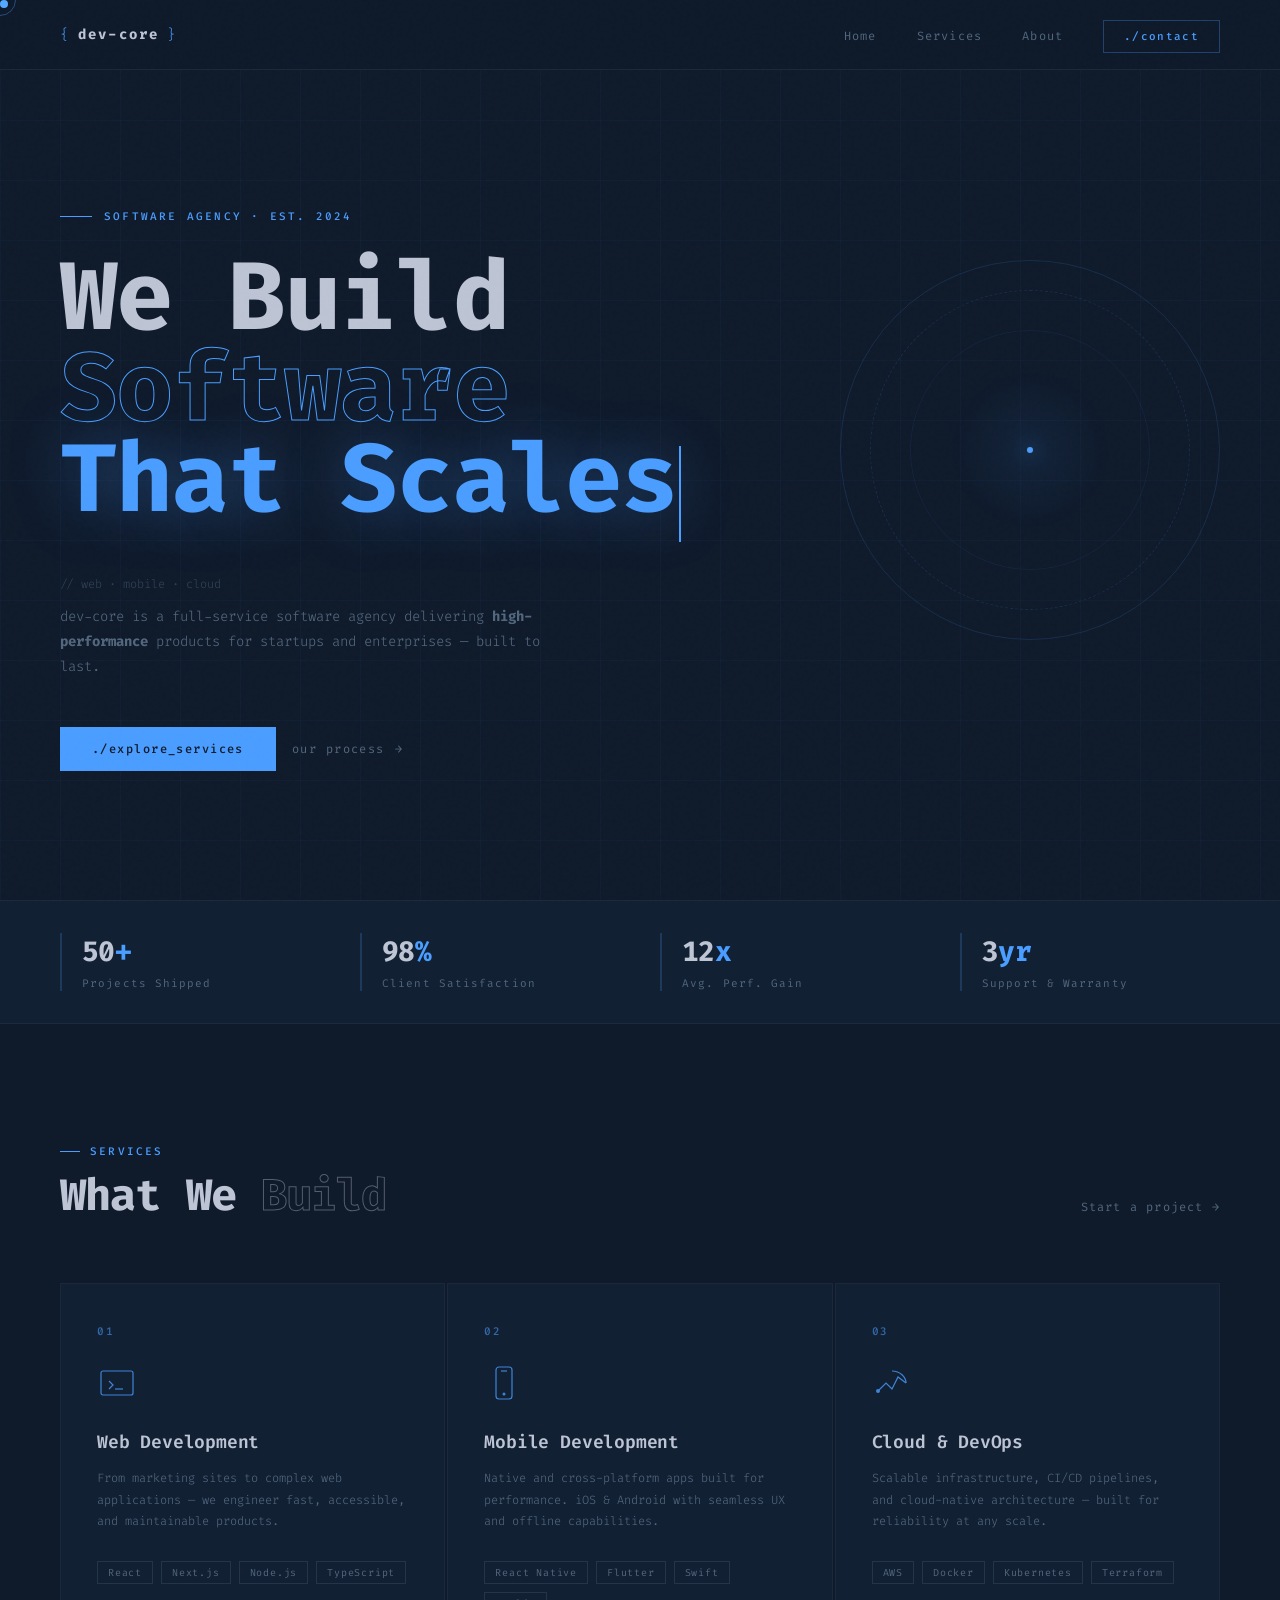
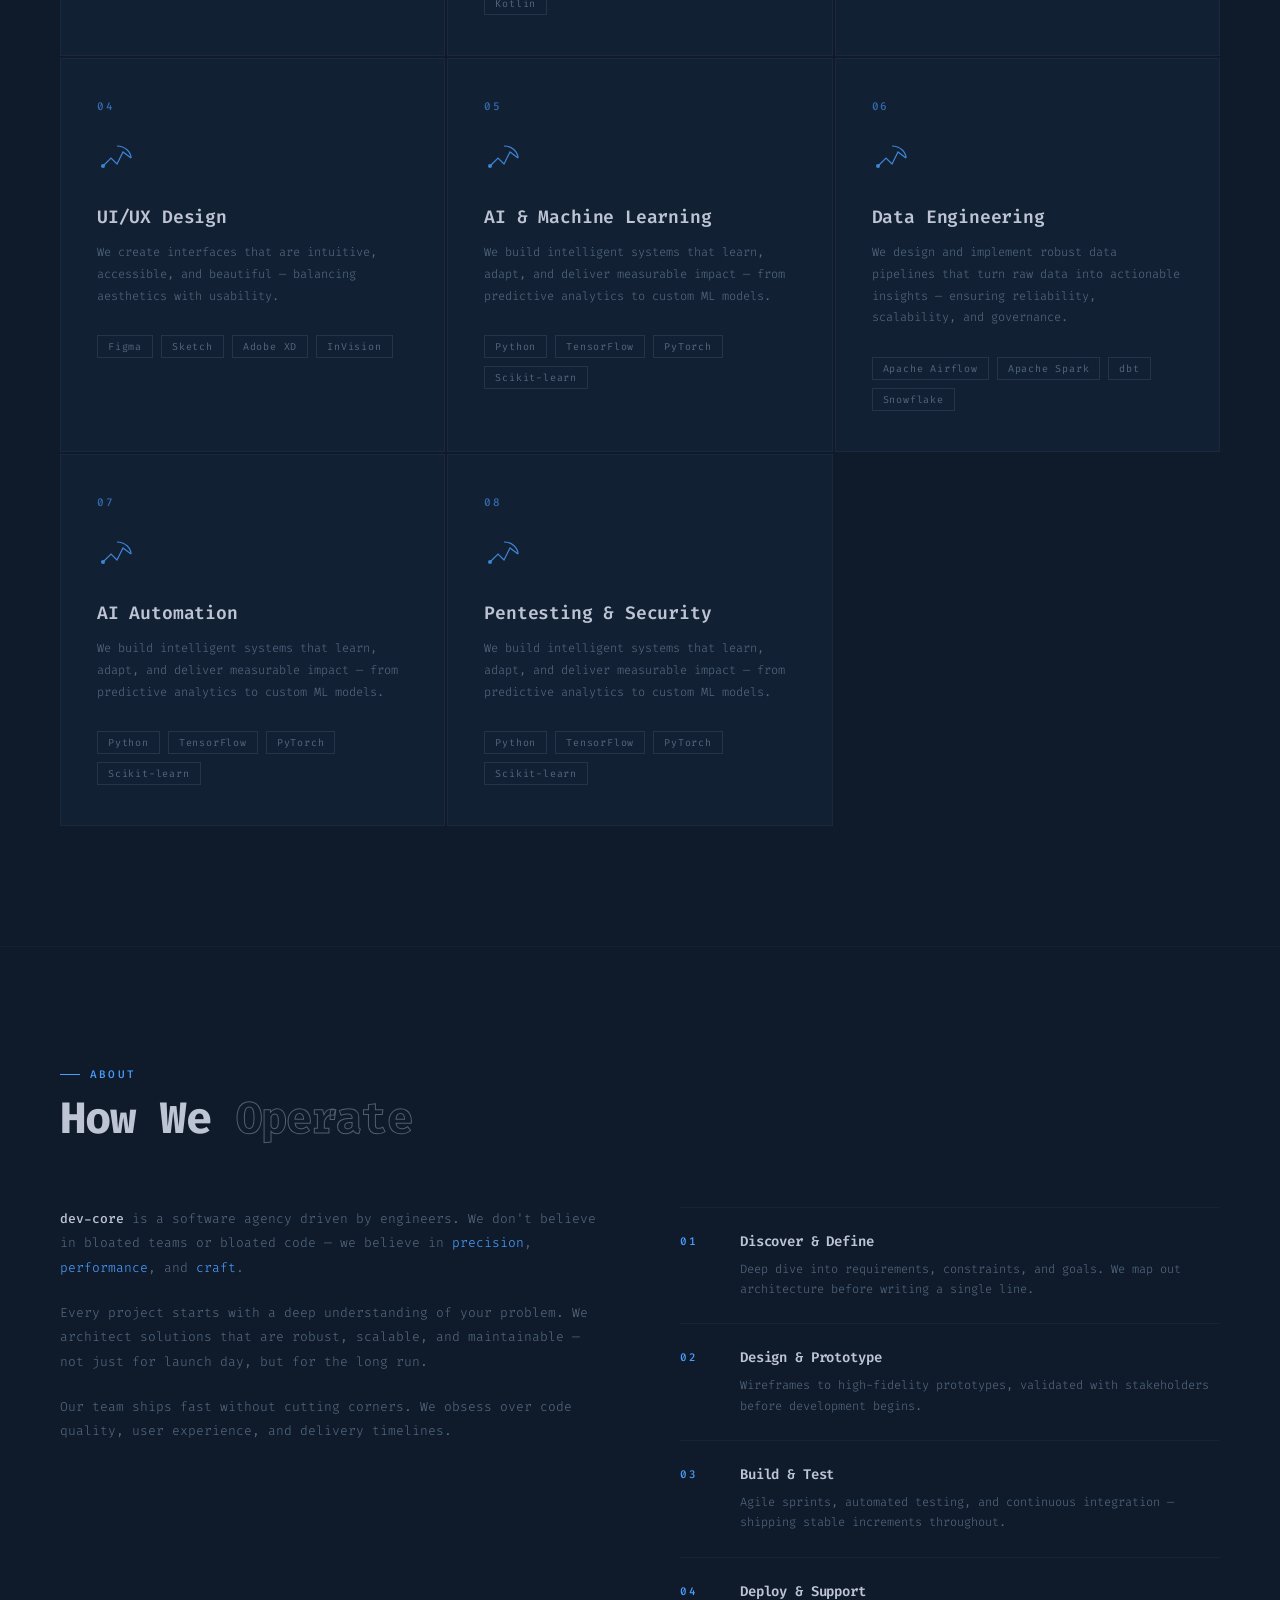
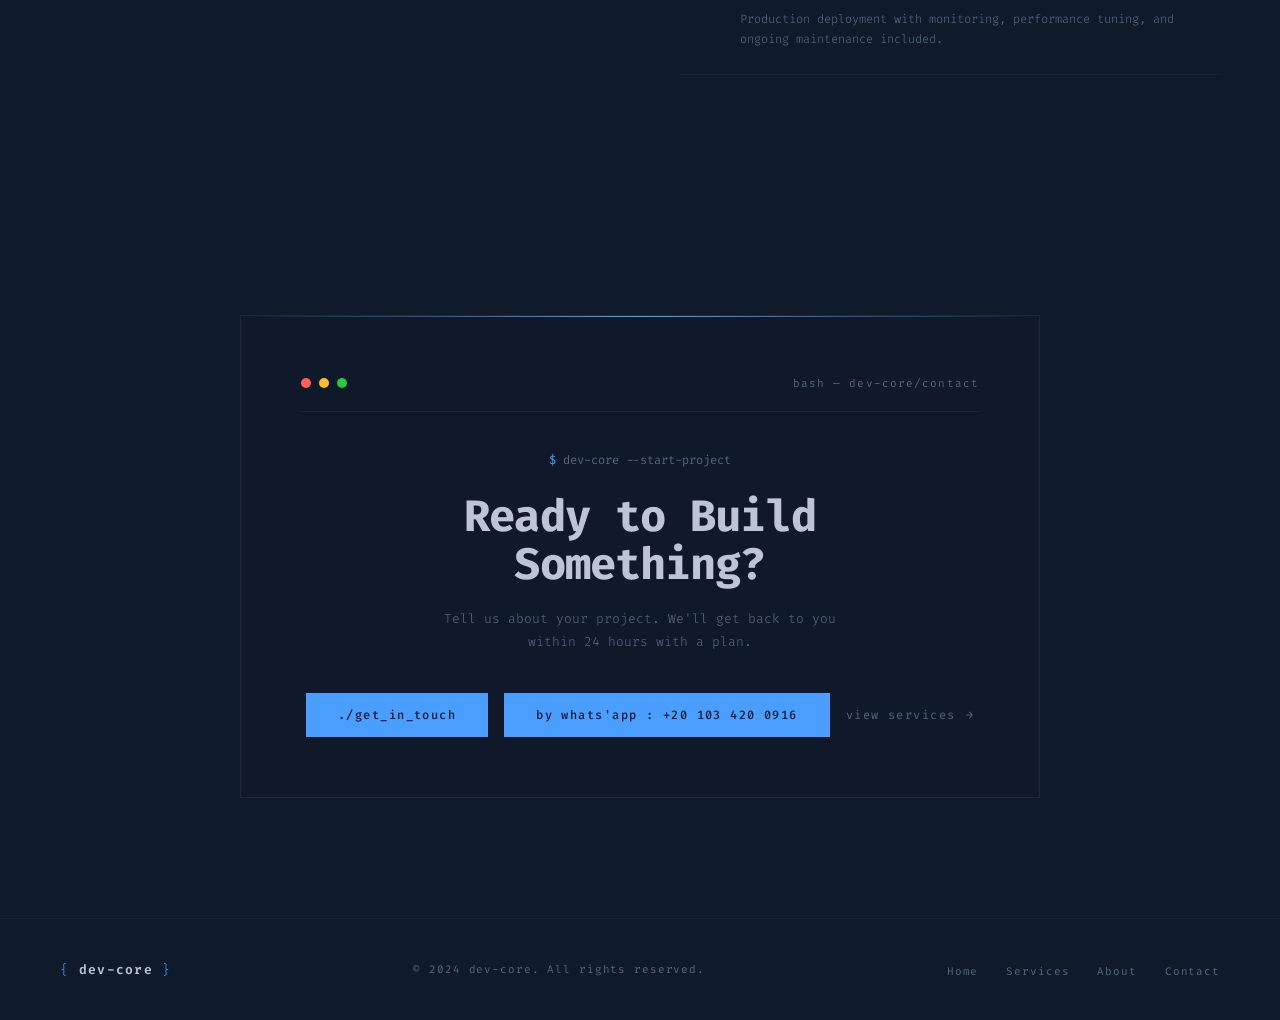
<file: index.html>
<!DOCTYPE html>
<html lang="en">

<head>
    <meta charset="UTF-8">
    <meta name="viewport" content="width=device-width, initial-scale=1.0">
    <title>DEVCORE — Software Agency</title>
    <link rel="preconnect" href="https://fonts.googleapis.com">
    <link rel="preconnect" href="https://fonts.gstatic.com" crossorigin>
    <link href="https://fonts.googleapis.com/css2?family=Fira+Code:wght@300;400;500;600;700&display=swap"
        rel="stylesheet">
    <link rel="stylesheet" href="style.css">
</head>

<body>

    <!-- Cursor -->
    <div class="cursor" id="cursor"></div>
    <div class="cursor-ring" id="cursorRing"></div>

    <!-- Grid Background -->
    <div class="grid-bg"></div>

    <!-- Navigation -->
    <nav>
        <a href="#" class="nav-logo">
            <span class="bracket">{</span> dev-core <span class="bracket">}</span>
        </a>
        <ul class="nav-links">
            <li><a href="/index.html">Home</a></li>
            <li><a href="/services.html">Services</a></li>
            <li><a href="/about.html">About</a></li>
            <li><a href="/contact.html" class="nav-cta">./contact</a></li>
        </ul>
    </nav>

    <!-- Hero -->
    <section id="hero">
        <div class="hero-inner">
            <div class="hero-tag">Software Agency · Est. 2024</div>
            <h1 class="hero-title">
                We Build<br>
                <span class="accent-word">Software</span><br>
                <span class="glow-word">That Scales</span><span class="cursor-blink"></span>
            </h1>
            <p class="hero-desc">
                <span class="comment">// web · mobile · cloud</span>
                dev-core is a full-service software agency delivering
                <strong>high-performance</strong> products for startups
                and enterprises — built to last.
            </p>
            <div class="hero-actions">
                <a href="/services.html" class="btn-primary">./explore_services</a>
                <a href="/about.html" class="btn-secondary">our process <span class="arrow">→</span></a>
            </div>
        </div>

        <!-- Decoration -->
        <div class="hero-decoration">
            <div class="hex-ring"></div>
            <div class="hex-ring"></div>
            <div class="hex-ring"></div>
            <div class="hex-center">
                <div class="hex-dot"></div>
            </div>
        </div>
    </section>

    <!-- Stats -->
    <div class="stats-bar reveal">
        <div class="stat-item">
            <span class="stat-num">50<span class="accent">+</span></span>
            <span class="stat-label">Projects Shipped</span>
        </div>
        <div class="stat-item">
            <span class="stat-num">98<span class="accent">%</span></span>
            <span class="stat-label">Client Satisfaction</span>
        </div>
        <div class="stat-item">
            <span class="stat-num">12<span class="accent">x</span></span>
            <span class="stat-label">Avg. Perf. Gain</span>
        </div>
        <div class="stat-item">
            <span class="stat-num">3<span class="accent">yr</span></span>
            <span class="stat-label">Support & Warranty</span>
        </div>
    </div>

    <!-- Services -->
    <section id="services">
        <div class="section-header reveal">
            <div>
                <div class="section-tag">Services</div>
                <h2 class="section-title">What We <span>Build</span></h2>
            </div>
            <a href="/contact.html" class="view-all">Start a project →</a>
        </div>
        <div class="services-grid">
            <!-- web development -->
            <div class="service-card reveal">
                <div class="service-num">01</div>
                <svg class="service-icon" viewBox="0 0 40 40" fill="none" stroke="currentColor" stroke-width="1.2">
                    <rect x="4" y="8" width="32" height="24" rx="2" />
                    <polyline points="12,18 16,22 12,26" />
                    <line x1="18" y1="26" x2="26" y2="26" />
                </svg>
                <h3 class="service-name">Web Development</h3>
                <p class="service-desc">From marketing sites to complex web applications — we engineer fast, accessible,
                    and maintainable products.</p>
                <div class="service-tag-list">
                    <span class="tag">React</span>
                    <span class="tag">Next.js</span>
                    <span class="tag">Node.js</span>
                    <span class="tag">TypeScript</span>
                </div>
            </div>
            <!-- Mobile Development -->
            <div class="service-card reveal">
                <div class="service-num">02</div>
                <svg class="service-icon" viewBox="0 0 40 40" fill="none" stroke="currentColor" stroke-width="1.2">
                    <rect x="12" y="4" width="16" height="32" rx="3" />
                    <line x1="17" y1="8" x2="23" y2="8" />
                    <circle cx="20" cy="31" r="1.5" fill="currentColor" stroke="none" />
                </svg>
                <h3 class="service-name">Mobile Development</h3>
                <p class="service-desc">Native and cross-platform apps built for performance. iOS & Android with
                    seamless UX and offline capabilities.</p>
                <div class="service-tag-list">
                    <span class="tag">React Native</span>
                    <span class="tag">Flutter</span>
                    <span class="tag">Swift</span>
                    <span class="tag">Kotlin</span>
                </div>
            </div>
            <!-- Cloud & DevOps -->
            <div class="service-card reveal">
                <div class="service-num">03</div>
                <svg class="service-icon" viewBox="0 0 40 40" fill="none" stroke="currentColor" stroke-width="1.2">
                    <polyline points="6,28 14,20 20,26 26,14 34,20" />
                    <path d="M20 8 C28 8 34 14 34 20" />
                    <circle cx="6" cy="28" r="2" fill="currentColor" stroke="none" />
                </svg>
                <h3 class="service-name">Cloud & DevOps</h3>
                <p class="service-desc">Scalable infrastructure, CI/CD pipelines, and cloud-native architecture — built
                    for reliability at any scale.</p>
                <div class="service-tag-list">
                    <span class="tag">AWS</span>
                    <span class="tag">Docker</span>
                    <span class="tag">Kubernetes</span>
                    <span class="tag">Terraform</span>
                </div>
            </div>
            <!-- UI/UX Design -->
            <div class="service-card reveal">
                <div class="service-num">04</div>
                <svg class="service-icon" viewBox="0 0 40 40" fill="none" stroke="currentColor" stroke-width="1.2">
                    <polyline points="6,28 14,20 20,26 26,14 34,20" />
                    <path d="M20 8 C28 8 34 14 34 20" />
                    <circle cx="6" cy="28" r="2" fill="currentColor" stroke="none" />
                </svg>
                <h3 class="service-name">UI/UX Design</h3>
                <p class="service-desc">We create interfaces that are intuitive, accessible, and beautiful — balancing
                    aesthetics with usability.</p>
                <div class="service-tag-list">
                    <span class="tag">Figma</span>
                    <span class="tag">Sketch</span>
                    <span class="tag">Adobe XD</span>
                    <span class="tag">InVision</span>
                </div>
            </div>
            <!-- AI & Machine Learning -->
            <div class="service-card reveal">
                <div class="service-num">05</div>
                <svg class="service-icon" viewBox="0 0 40 40" fill="none" stroke="currentColor" stroke-width="1.2">
                    <polyline points="6,28 14,20 20,26 26,14 34,20" />
                    <path d="M20 8 C28 8 34 14 34 20" />
                    <circle cx="6" cy="28" r="2" fill="currentColor" stroke="none" />
                </svg>
                <h3 class="service-name">AI & Machine Learning</h3>
                <p class="service-desc">We build intelligent systems that learn, adapt, and deliver measurable impact —
                    from predictive analytics to custom ML models.</p>
                <div class="service-tag-list">
                    <span class="tag">Python</span>
                    <span class="tag">TensorFlow</span>
                    <span class="tag">PyTorch</span>
                    <span class="tag">Scikit-learn</span>
                </div>
            </div>

            <!-- Data Engineering -->
            <div class="service-card reveal">
                <div class="service-num">06</div>
                <svg class="service-icon" viewBox="0 0 40 40" fill="none" stroke="currentColor" stroke-width="1.2">
                    <polyline points="6,28 14,20 20,26 26,14 34,20" />
                    <path d="M20 8 C28 8 34 14 34 20" />
                    <circle cx="6" cy="28" r="2" fill="currentColor" stroke="none" />
                </svg>
                <h3 class="service-name">Data Engineering</h3>
                <p class="service-desc">We design and implement robust data pipelines that turn raw data into actionable
                    insights — ensuring reliability, scalability, and governance.</p>
                <div class="service-tag-list">
                    <span class="tag">Apache Airflow</span>
                    <span class="tag">Apache Spark</span>
                    <span class="tag">dbt</span>
                    <span class="tag">Snowflake</span>
                </div>
            </div>
            <!-- Ai automation -->
            <div class="service-card reveal">
                <div class="service-num">07</div>
                <svg class="service-icon" viewBox="0 0 40 40" fill="none" stroke="currentColor" stroke-width="1.2">
                    <polyline points="6,28 14,20 20,26 26,14 34,20" />
                    <path d="M20 8 C28 8 34 14 34 20" />
                    <circle cx="6" cy="28" r="2" fill="currentColor" stroke="none" />
                </svg>
                <h3 class="service-name">AI Automation</h3>
                <p class="service-desc">We build intelligent systems that learn, adapt, and deliver measurable impact —
                    from predictive analytics to custom ML models.</p>
                <div class="service-tag-list">
                    <span class="tag">Python</span>
                    <span class="tag">TensorFlow</span>
                    <span class="tag">PyTorch</span>
                    <span class="tag">Scikit-learn</span>
                </div>
            </div>
            <!-- pentesting & security -->
            <div class="service-card reveal">
                <div class="service-num">08</div>
                <svg class="service-icon" viewBox="0 0 40 40" fill="none" stroke="currentColor" stroke-width="1.2">
                    <polyline points="6,28 14,20 20,26 26,14 34,20" />
                    <path d="M20 8 C28 8 34 14 34 20" />
                    <circle cx="6" cy="28" r="2" fill="currentColor" stroke="none" />
                </svg>
                <h3 class="service-name">Pentesting & Security</h3>
                <p class="service-desc">We build intelligent systems that learn, adapt, and deliver measurable impact —
                    from predictive analytics to custom ML models.</p>
                <div class="service-tag-list">
                    <span class="tag">Python</span>
                    <span class="tag">TensorFlow</span>
                    <span class="tag">PyTorch</span>
                    <span class="tag">Scikit-learn</span>
                </div>
            </div>
        </div>

    </section>

    <!-- About / Process -->
    <section id="about">
        <div class="section-header reveal">
            <div>
                <div class="section-tag">About</div>
                <h2 class="section-title">How We <span>Operate</span></h2>
            </div>
        </div>
        <div class="about-grid">
            <div class="about-text reveal">
                <p>
                    <strong>dev-core</strong> is a software agency driven by engineers.
                    We don't believe in bloated teams or bloated code —
                    we believe in <span class="highlight">precision</span>,
                    <span class="highlight">performance</span>, and <span class="highlight">craft</span>.
                </p>
                <p>
                    Every project starts with a deep understanding of your problem.
                    We architect solutions that are robust, scalable, and maintainable —
                    not just for launch day, but for the long run.
                </p>
                <p>
                    Our team ships fast without cutting corners.
                    We obsess over code quality, user experience, and delivery timelines.
                </p>
            </div>
            <div class="process-list reveal">
                <div class="process-item">
                    <span class="process-num">01</span>
                    <div class="process-content">
                        <h4>Discover & Define</h4>
                        <p>Deep dive into requirements, constraints, and goals. We map out architecture before writing a
                            single line.</p>
                    </div>
                </div>
                <div class="process-item">
                    <span class="process-num">02</span>
                    <div class="process-content">
                        <h4>Design & Prototype</h4>
                        <p>Wireframes to high-fidelity prototypes, validated with stakeholders before development
                            begins.</p>
                    </div>
                </div>
                <div class="process-item">
                    <span class="process-num">03</span>
                    <div class="process-content">
                        <h4>Build & Test</h4>
                        <p>Agile sprints, automated testing, and continuous integration — shipping stable increments
                            throughout.</p>
                    </div>
                </div>
                <div class="process-item">
                    <span class="process-num">04</span>
                    <div class="process-content">
                        <h4>Deploy & Support</h4>
                        <p>Production deployment with monitoring, performance tuning, and ongoing maintenance included.
                        </p>
                    </div>
                </div>
            </div>
        </div>
    </section>

    <!-- Contact / CTA -->
    <section id="contact">
        <div class="terminal-card reveal">
            <div class="terminal-header">
                <div class="terminal-dot"></div>
                <div class="terminal-dot"></div>
                <div class="terminal-dot"></div>
                <span class="terminal-title-bar">bash — dev-core/contact</span>
            </div>
            <div class="terminal-body">
                <p class="terminal-prompt">
                    <span class="cmd">$</span> dev-core --start-project
                </p>
                <h2 class="terminal-heading">Ready to Build<br>Something?</h2>
                <p class="terminal-sub">
                    Tell us about your project. We'll get back to you within 24 hours with a plan.
                </p>
                <div class="terminal-actions">
                    <a href="mailto:devcore.communicate@gmail.com" class="btn-primary">./get_in_touch</a>
                    <a href=#  class="btn-primary">by whats'app : +20 103 420 0916 </a>
                    <a href="#services" class="btn-secondary">view services <span class="arrow">→</span></a>
                </div>
            </div>
        </div>
    </section>

    <!-- Footer -->
    <footer>
        <div class="footer-logo"><span class="bracket">{</span> dev-core <span class="bracket">}</span></div>
        <span class="footer-copy">© 2024 dev-core. All rights reserved.</span>
        <ul class="footer-links">
            <li><a href="#hero">Home</a></li>
            <li><a href="#services">Services</a></li>
            <li><a href="#about">About</a></li>
            <li><a href="#contact">Contact</a></li>
        </ul>
    </footer>

    <script>
        // Custom cursor
        const cursor = document.getElementById('cursor');
        const ring = document.getElementById('cursorRing');
        let mouseX = 0, mouseY = 0, ringX = 0, ringY = 0;

        document.addEventListener('mousemove', (e) => {
            mouseX = e.clientX;
            mouseY = e.clientY;
            cursor.style.left = mouseX - 4 + 'px';
            cursor.style.top = mouseY - 4 + 'px';
        });

        function animateRing() {
            ringX += (mouseX - ringX) * 0.15;
            ringY += (mouseY - ringY) * 0.15;
            ring.style.left = ringX - 16 + 'px';
            ring.style.top = ringY - 16 + 'px';
            requestAnimationFrame(animateRing);
        }
        animateRing();

        document.querySelectorAll('a, button, .service-card, .process-item').forEach(el => {
            el.addEventListener('mouseenter', () => {
                ring.style.width = '48px';
                ring.style.height = '48px';
                ring.style.borderColor = 'rgba(74,158,255,0.7)';
            });
            el.addEventListener('mouseleave', () => {
                ring.style.width = '32px';
                ring.style.height = '32px';
                ring.style.borderColor = 'rgba(74,158,255,0.4)';
            });
        });

        // Scroll reveal
        const reveals = document.querySelectorAll('.reveal');
        const observer = new IntersectionObserver((entries) => {
            entries.forEach((entry, i) => {
                if (entry.isIntersecting) {
                    setTimeout(() => {
                        entry.target.classList.add('visible');
                    }, 80);
                    observer.unobserve(entry.target);
                }
            });
        }, { threshold: 0.1 });

        reveals.forEach(el => observer.observe(el));

        // Stagger children in grids
        document.querySelectorAll('.services-grid .service-card').forEach((card, i) => {
            card.style.transitionDelay = (i * 0.12) + 's';
        });

        // Nav scroll effect
        const nav = document.querySelector('nav');
        window.addEventListener('scroll', () => {
            if (window.scrollY > 60) {
                nav.style.padding = '16px 60px';
            } else {
                nav.style.padding = '24px 60px';
            }
        });
    </script>
</body>

</html>
</file>
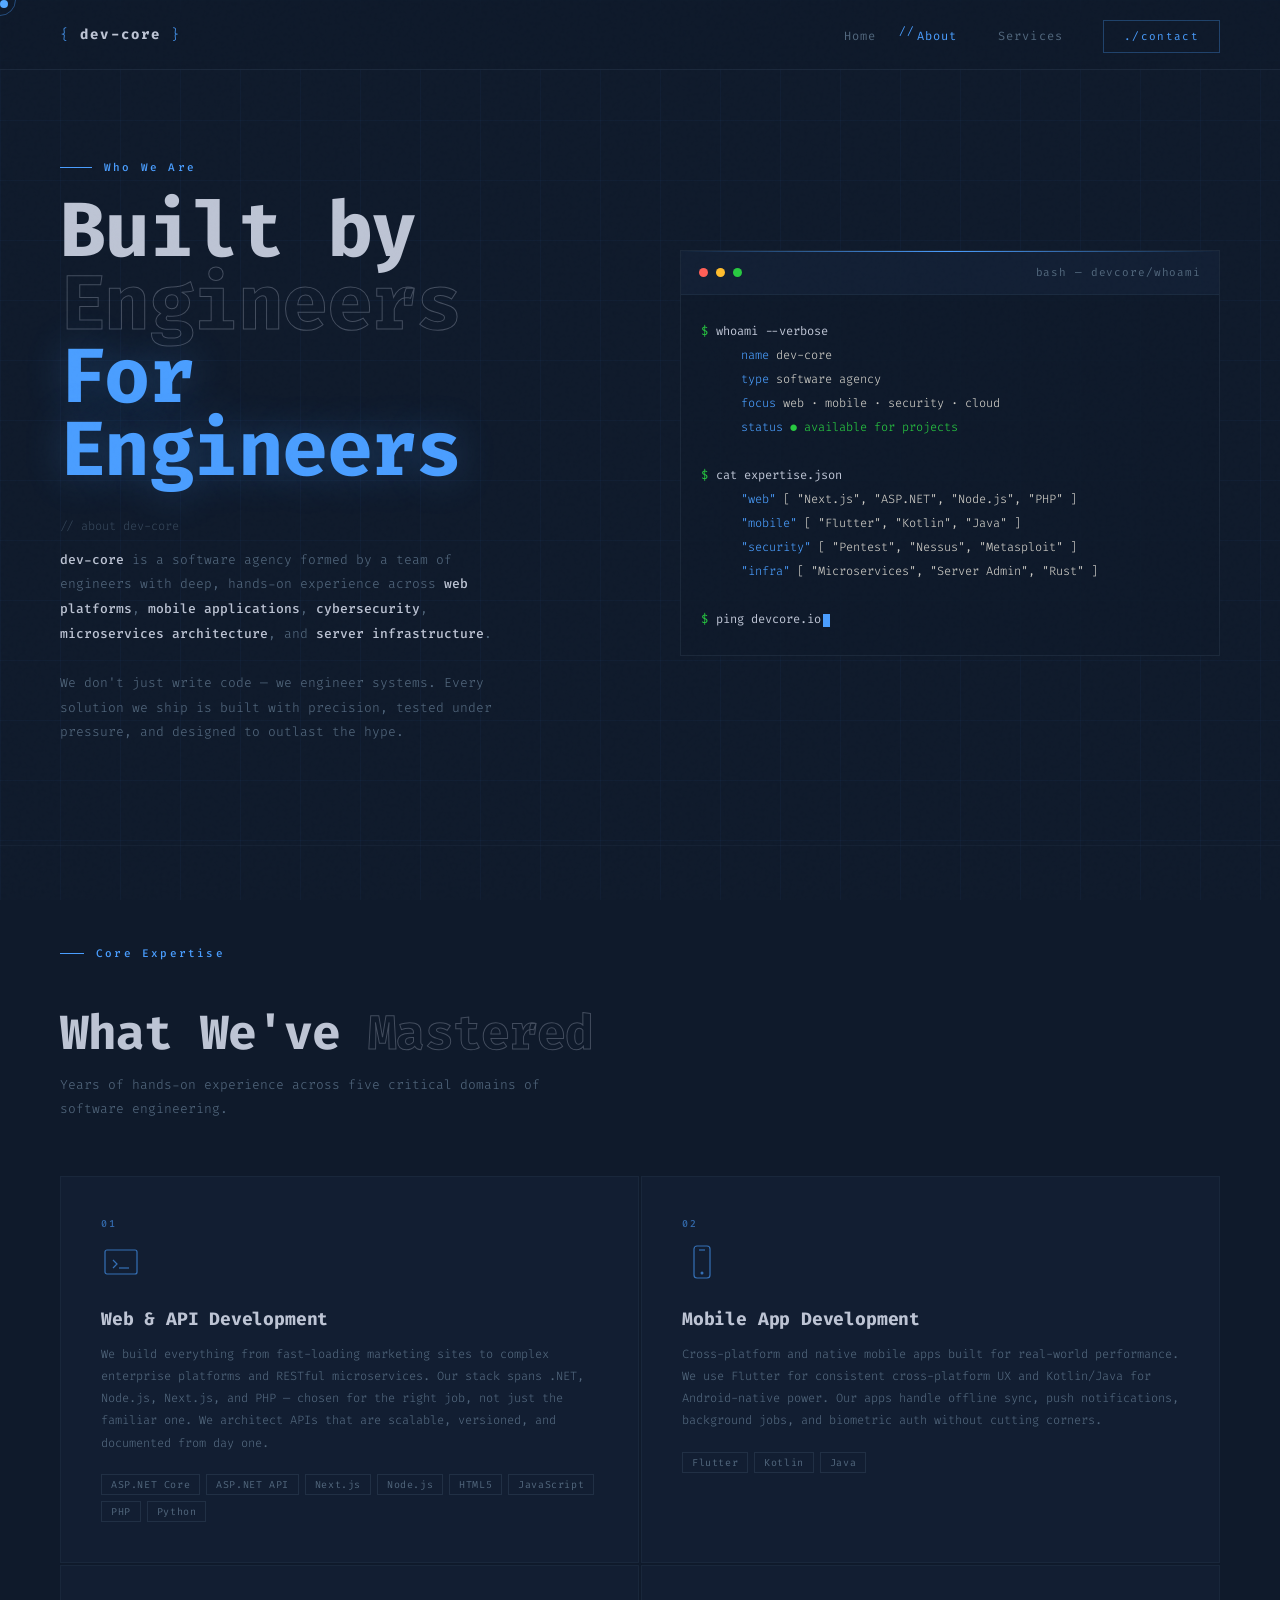
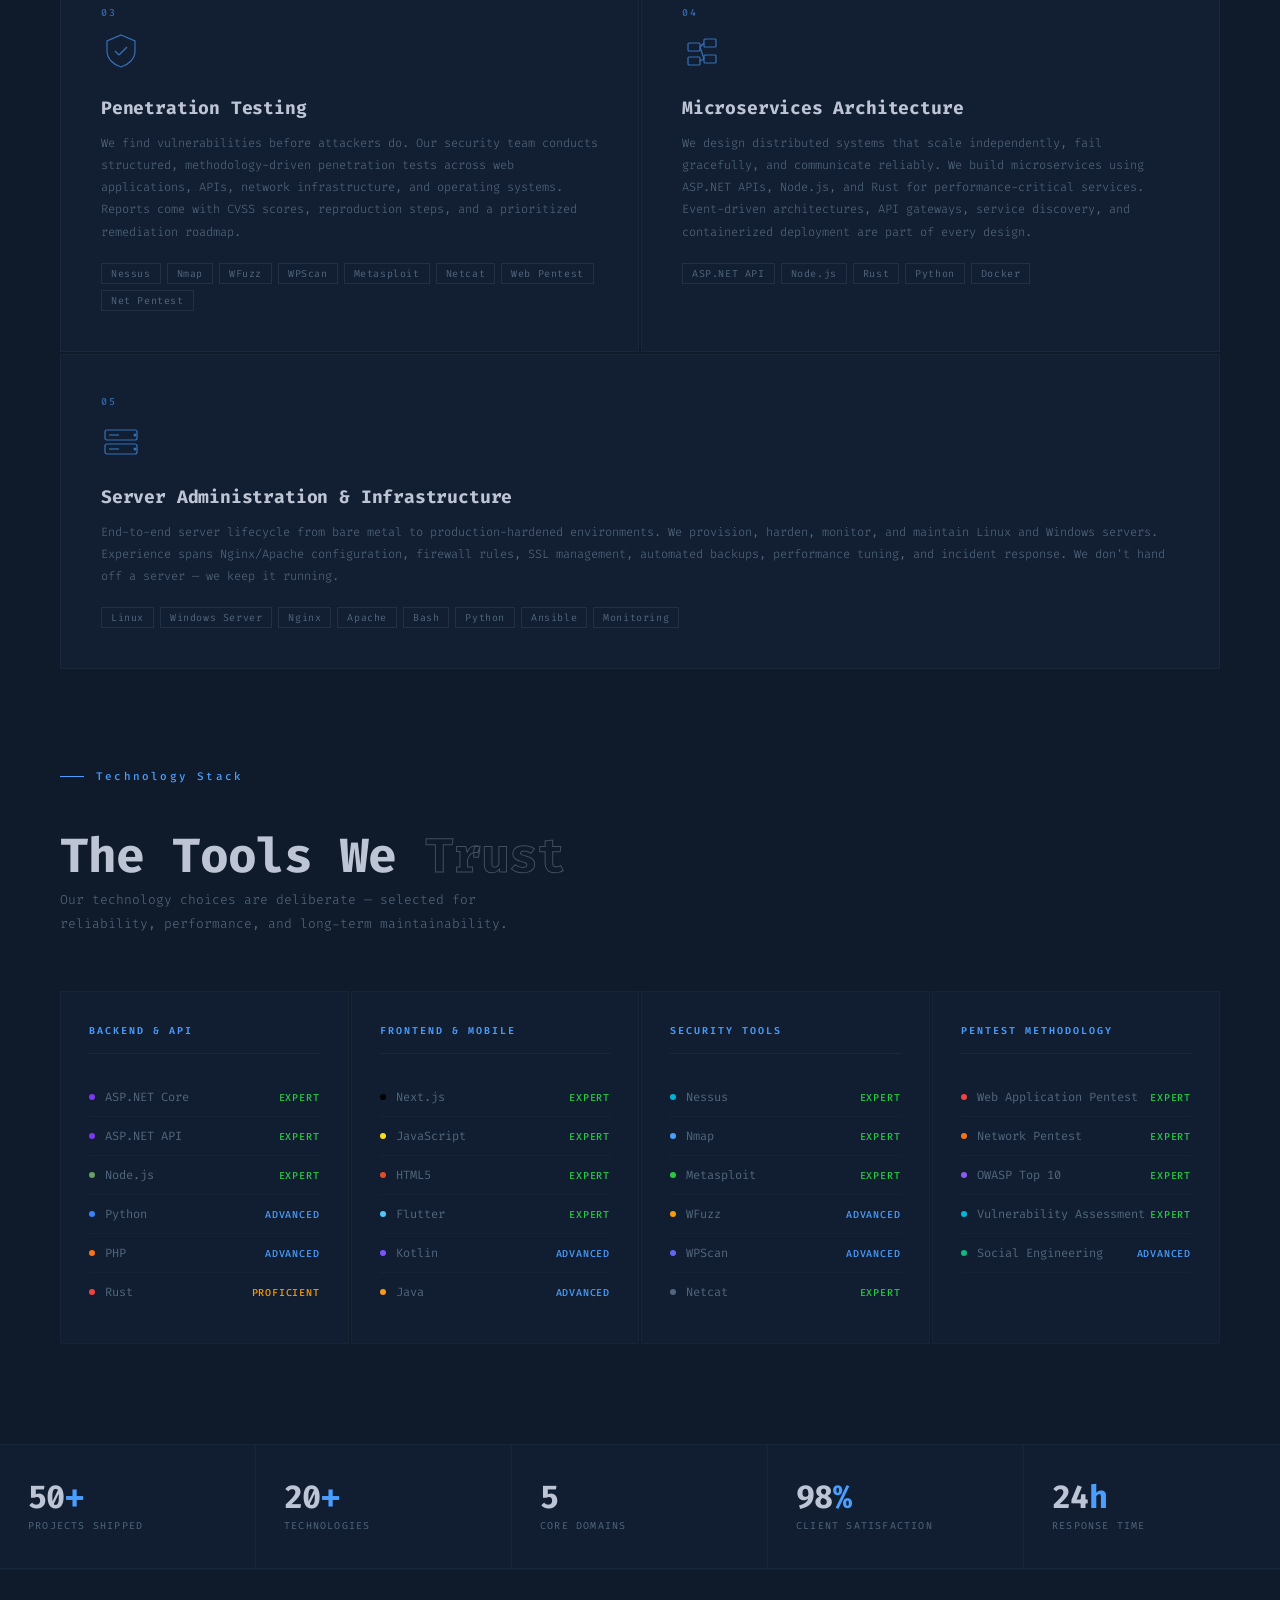
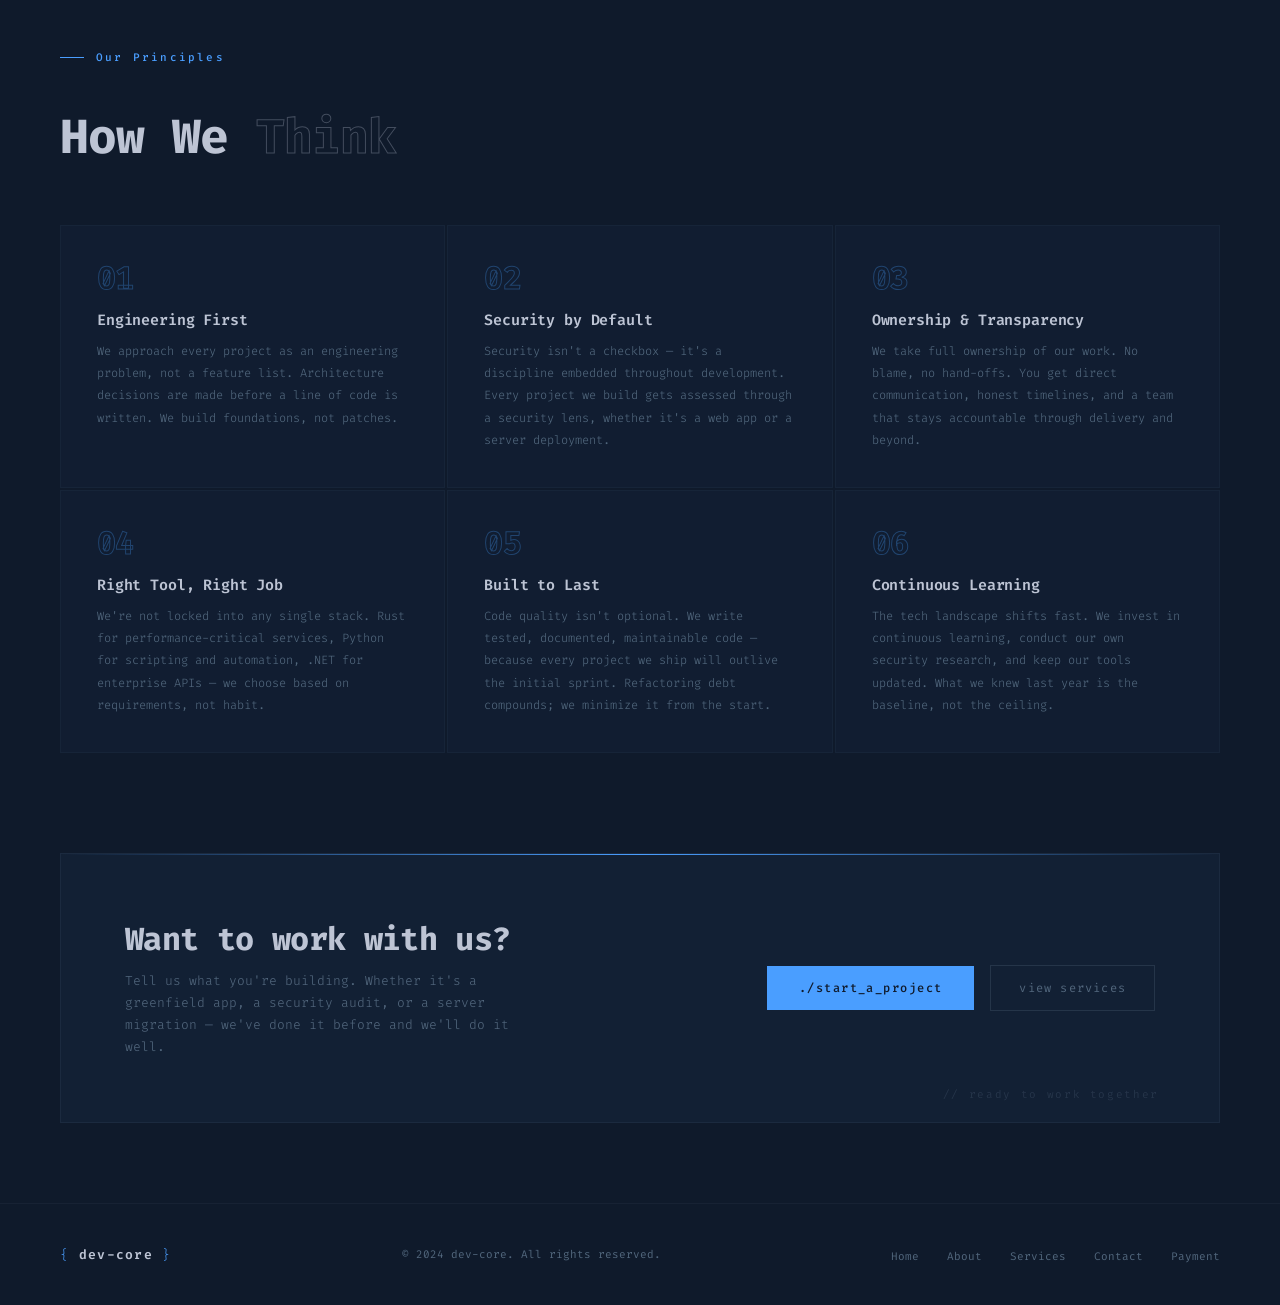
<file: about.html>
<!DOCTYPE html>
<html lang="en">
<head>
    <meta charset="UTF-8">
    <meta name="viewport" content="width=device-width, initial-scale=1.0">
    <title>About — DEVCORE</title>
    <link rel="preconnect" href="https://fonts.googleapis.com">
    <link rel="preconnect" href="https://fonts.gstatic.com" crossorigin>
    <link href="https://fonts.googleapis.com/css2?family=Fira+Code:wght@300;400;500;600;700&display=swap" rel="stylesheet">
    <style>
        :root{--deep-navy:#0f1a2b;--navy:#1c2e4a;--steel:#52677d;--mist:#bdc4d4;--sand:#d1cfc9;--accent:#4a9eff;--accent-glow:rgba(74,158,255,0.15);--green:#28ca41;--orange:#f59e0b;--red:#ef4444}
        *,*::before,*::after{box-sizing:border-box;margin:0;padding:0}
        html{scroll-behavior:smooth}
        body{font-family:'Fira Code',monospace;background:var(--deep-navy);color:var(--sand);overflow-x:hidden;cursor:none}
        .cursor{width:8px;height:8px;background:var(--accent);border-radius:50%;position:fixed;pointer-events:none;z-index:9999;mix-blend-mode:screen}
        .cursor-ring{width:32px;height:32px;border:1px solid rgba(74,158,255,.4);border-radius:50%;position:fixed;pointer-events:none;z-index:9998;transition:width .2s,height .2s,border-color .2s}
        ::-webkit-scrollbar{width:4px}::-webkit-scrollbar-track{background:var(--deep-navy)}::-webkit-scrollbar-thumb{background:var(--steel)}
        body::before{content:'';position:fixed;inset:0;background-image:url("data:image/svg+xml,%3Csvg viewBox='0 0 256 256' xmlns='http://www.w3.org/2000/svg'%3E%3Cfilter id='n'%3E%3CfeTurbulence type='fractalNoise' baseFrequency='0.9' numOctaves='4' stitchTiles='stitch'/%3E%3C/filter%3E%3Crect width='100%25' height='100%25' filter='url(%23n)' opacity='0.04'/%3E%3C/svg%3E");pointer-events:none;z-index:1000;opacity:.4}
        .grid-bg{position:fixed;inset:0;background-image:linear-gradient(rgba(74,158,255,.04) 1px,transparent 1px),linear-gradient(90deg,rgba(74,158,255,.04) 1px,transparent 1px);background-size:60px 60px;pointer-events:none;z-index:0}

        /* NAV */
        nav{position:fixed;top:0;left:0;right:0;z-index:100;padding:24px 60px;display:flex;align-items:center;justify-content:space-between;border-bottom:1px solid rgba(82,103,125,.2);backdrop-filter:blur(12px);background:rgba(15,26,43,.7);transition:padding .3s}
        .nav-logo{font-size:14px;font-weight:700;letter-spacing:.15em;color:var(--mist);text-decoration:none}
        .b{color:var(--accent);font-weight:300}
        .nav-links{display:flex;list-style:none;gap:40px;align-items:center}
        .nav-links a{font-size:12px;letter-spacing:.1em;color:var(--steel);text-decoration:none;position:relative;transition:color .2s}
        .nav-links a::before{content:'//';position:absolute;left:-18px;color:var(--accent);opacity:0;transition:opacity .2s;font-size:11px}
        .nav-links a:hover{color:var(--mist)}
        .nav-links a:hover::before,.nav-links a.active::before{opacity:1}
        .nav-links a.active{color:var(--accent)}
        .nav-cta{font-size:11px!important;color:var(--accent)!important;border:1px solid rgba(74,158,255,.3)!important;padding:8px 20px!important;letter-spacing:.12em!important;transition:background .2s!important}
        .nav-cta:hover{background:var(--accent-glow)!important}
        .nav-cta::before{display:none!important}

        /* HERO */
        .page-hero{position:relative;z-index:1;padding:160px 60px 100px;display:grid;grid-template-columns:1fr 1fr;gap:80px;align-items:center;border-bottom:1px solid rgba(82,103,125,.1)}
        .hero-left{}
        .page-tag{font-size:11px;font-weight:500;color:var(--accent);letter-spacing:.2em;margin-bottom:20px;display:flex;align-items:center;gap:12px}
        .page-tag::before{content:'';width:32px;height:1px;background:var(--accent)}
        .page-title{font-size:clamp(40px,6vw,80px);font-weight:700;color:var(--mist);letter-spacing:-.02em;line-height:.95;margin-bottom:28px}
        .page-title .outline{color:transparent;-webkit-text-stroke:1px rgba(189,196,212,.3)}
        .page-title .glow{color:var(--accent);text-shadow:0 0 40px rgba(74,158,255,.3)}
        .hero-desc{font-size:13px;font-weight:300;color:var(--steel);line-height:1.9;max-width:440px}
        .hero-desc .comment{color:rgba(82,103,125,.55);font-size:12px;display:block;margin-bottom:10px}
        .hero-desc strong{color:var(--mist);font-weight:500}

        /* Terminal card on right */
        .terminal-box{background:rgba(15,26,43,.9);border:1px solid rgba(82,103,125,.2);overflow:hidden;position:relative}
        .terminal-box::before{content:'';position:absolute;top:0;left:0;right:0;height:1px;background:linear-gradient(90deg,transparent,var(--accent),transparent)}
        .term-bar{display:flex;align-items:center;gap:8px;padding:14px 18px;border-bottom:1px solid rgba(82,103,125,.15);background:rgba(28,46,74,.3)}
        .tdot{width:9px;height:9px;border-radius:50%}
        .tdot:nth-child(1){background:#ff5f57}
        .tdot:nth-child(2){background:#ffbd2e}
        .tdot:nth-child(3){background:#28ca41}
        .tfile{font-size:11px;color:var(--steel);margin-left:auto;letter-spacing:.08em}
        .term-body{padding:24px 20px;font-size:12px;line-height:2}
        .tl{display:flex;gap:8px;align-items:flex-start}
        .tl .p{color:var(--green);flex-shrink:0}
        .tl .cmd{color:var(--mist);font-weight:400}
        .tl .out{color:var(--steel);font-weight:300;padding-left:20px}
        .tl .key{color:var(--accent)}
        .tl .val{color:var(--sand)}
        .tl .ok{color:var(--green)}
        .tl .warn{color:var(--orange)}
        .tl.indent{padding-left:20px}
        .blink{display:inline-block;width:7px;height:13px;background:var(--accent);vertical-align:text-bottom;animation:blink 1s step-end infinite;margin-left:2px}
        @keyframes blink{0%,100%{opacity:1}50%{opacity:0}}

        /* Section layout */
        .section{position:relative;z-index:1;padding:100px 60px}
        .section-label{font-size:11px;font-weight:500;color:var(--accent);letter-spacing:.2em;margin-bottom:48px;display:flex;align-items:center;gap:12px}
        .section-label::before{content:'';width:24px;height:1px;background:var(--accent)}
        .section-title{font-size:clamp(28px,4vw,48px);font-weight:700;color:var(--mist);letter-spacing:-.02em;line-height:1;margin-bottom:16px}
        .section-title .outline{color:transparent;-webkit-text-stroke:1px rgba(189,196,212,.3)}
        .section-sub{font-size:13px;font-weight:300;color:var(--steel);line-height:1.8;max-width:480px;margin-bottom:56px}

        /* Expertise areas */
        .expertise-grid{display:grid;grid-template-columns:repeat(2,1fr);gap:2px}
        .exp-card{background:rgba(28,46,74,.25);border:1px solid rgba(82,103,125,.12);padding:40px;cursor:none;transition:background .3s,border-color .3s;position:relative;overflow:hidden}
        .exp-card::after{content:'';position:absolute;left:0;top:0;width:3px;height:0;background:var(--accent);transition:height .4s ease}
        .exp-card:hover{background:rgba(28,46,74,.5);border-color:rgba(74,158,255,.2)}
        .exp-card:hover::after{height:100%}
        .exp-icon{width:40px;height:40px;color:var(--accent);opacity:.65;margin-bottom:20px;transition:opacity .3s}
        .exp-card:hover .exp-icon{opacity:1}
        .exp-num{font-size:10px;font-weight:500;color:var(--accent);letter-spacing:.2em;opacity:.6;margin-bottom:12px}
        .exp-name{font-size:18px;font-weight:700;color:var(--mist);letter-spacing:-.01em;margin-bottom:12px}
        .exp-desc{font-size:12px;font-weight:300;color:var(--steel);line-height:1.85;margin-bottom:20px}
        .exp-tags{display:flex;flex-wrap:wrap;gap:6px}
        .etag{font-size:10px;color:var(--steel);border:1px solid rgba(82,103,125,.25);padding:3px 9px;letter-spacing:.06em;transition:border-color .2s,color .2s}
        .exp-card:hover .etag{border-color:rgba(74,158,255,.2);color:var(--mist)}

        /* Tech stack section */
        .stack-section{position:relative;z-index:1;padding:0 60px 100px}
        .stack-cols{display:grid;grid-template-columns:repeat(4,1fr);gap:2px}
        .stack-col{background:rgba(28,46,74,.2);border:1px solid rgba(82,103,125,.1);padding:32px 28px}
        .col-label{font-size:10px;font-weight:600;color:var(--accent);letter-spacing:.2em;text-transform:uppercase;margin-bottom:24px;padding-bottom:16px;border-bottom:1px solid rgba(82,103,125,.15)}
        .tech-list{display:flex;flex-direction:column;gap:0}
        .tech-item{display:flex;align-items:center;justify-content:space-between;padding:11px 0;border-bottom:1px solid rgba(82,103,125,.08);cursor:none;transition:background .2s;position:relative}
        .tech-item:last-child{border-bottom:none}
        .tech-item:hover .tech-name{color:var(--mist)}
        .tech-item:hover .tech-bar-fill{opacity:1}
        .tech-left{display:flex;align-items:center;gap:10px}
        .tech-dot{width:6px;height:6px;border-radius:50%;flex-shrink:0}
        .tech-name{font-size:12px;font-weight:400;color:var(--steel);transition:color .2s}
        .tech-level{font-size:10px;font-weight:500;letter-spacing:.08em}
        .level-expert{color:var(--green)}
        .level-advanced{color:var(--accent)}
        .level-proficient{color:var(--orange)}

        /* Values / timeline */
        .values-section{position:relative;z-index:1;padding:0 60px 100px;border-top:1px solid rgba(82,103,125,.1)}
        .values-grid{display:grid;grid-template-columns:repeat(3,1fr);gap:2px;margin-top:64px}
        .val-card{padding:36px;background:rgba(28,46,74,.2);border:1px solid rgba(82,103,125,.1);cursor:none;transition:background .3s,border-color .3s}
        .val-card:hover{background:rgba(28,46,74,.45);border-color:rgba(74,158,255,.2)}
        .val-num{font-size:32px;font-weight:700;color:transparent;-webkit-text-stroke:1px rgba(74,158,255,.3);margin-bottom:16px;letter-spacing:-.02em;line-height:1}
        .val-title{font-size:15px;font-weight:600;color:var(--mist);margin-bottom:10px;letter-spacing:-.01em}
        .val-desc{font-size:12px;font-weight:300;color:var(--steel);line-height:1.85}

        /* Stats strip */
        .stats-strip{position:relative;z-index:1;display:grid;grid-template-columns:repeat(5,1fr);border-top:1px solid rgba(82,103,125,.12);border-bottom:1px solid rgba(82,103,125,.12);background:rgba(28,46,74,.2)}
        .stat{padding:36px 28px;border-right:1px solid rgba(82,103,125,.1)}
        .stat:last-child{border-right:none}
        .stat-n{font-size:32px;font-weight:700;color:var(--mist);letter-spacing:-.02em;line-height:1;margin-bottom:6px}
        .stat-n .acc{color:var(--accent)}
        .stat-l{font-size:10px;font-weight:400;color:var(--steel);letter-spacing:.12em;text-transform:uppercase}

        /* CTA */
        .cta-block{position:relative;z-index:1;margin:0 60px 80px;background:rgba(28,46,74,.3);border:1px solid rgba(82,103,125,.15);padding:64px;display:flex;align-items:center;justify-content:space-between;gap:48px;overflow:hidden}
        .cta-block::before{content:'';position:absolute;top:0;left:0;right:0;height:1px;background:linear-gradient(90deg,transparent,var(--accent),transparent)}
        .cta-block::after{content:'// ready to work together';position:absolute;right:60px;bottom:20px;font-size:11px;color:rgba(82,103,125,.3);letter-spacing:.15em}
        .cta-text h3{font-size:clamp(20px,3vw,32px);font-weight:700;color:var(--mist);letter-spacing:-.02em;margin-bottom:10px}
        .cta-text p{font-size:13px;font-weight:300;color:var(--steel);line-height:1.7;max-width:400px}
        .cta-actions{display:flex;gap:16px;align-items:center;flex-shrink:0}
        .btn-primary{font-family:'Fira Code',monospace;font-size:12px;font-weight:500;letter-spacing:.12em;color:var(--deep-navy);background:var(--accent);border:none;padding:14px 32px;cursor:none;transition:transform .2s,box-shadow .2s;text-decoration:none;display:inline-block}
        .btn-primary:hover{transform:translateY(-2px);box-shadow:0 8px 32px rgba(74,158,255,.4)}
        .btn-ghost{font-family:'Fira Code',monospace;font-size:12px;font-weight:400;letter-spacing:.1em;color:var(--steel);background:transparent;border:1px solid rgba(82,103,125,.3);padding:14px 28px;cursor:none;transition:color .2s,border-color .2s;text-decoration:none;display:inline-block}
        .btn-ghost:hover{color:var(--mist);border-color:rgba(189,196,212,.4)}

        footer{position:relative;z-index:1;padding:40px 60px;border-top:1px solid rgba(82,103,125,.12);display:flex;align-items:center;justify-content:space-between}
        .footer-logo{font-size:13px;font-weight:600;color:var(--mist);letter-spacing:.1em}
        .footer-copy{font-size:11px;color:var(--steel)}
        .footer-links{display:flex;gap:28px;list-style:none}
        .footer-links a{font-size:11px;color:var(--steel);text-decoration:none;transition:color .2s}
        .footer-links a:hover{color:var(--mist)}

        .reveal{opacity:0;transform:translateY(24px);transition:opacity .7s ease,transform .7s ease}
        .reveal.visible{opacity:1;transform:none}

        @media(max-width:1024px){
            .page-hero{grid-template-columns:1fr;gap:40px}
            .stack-cols{grid-template-columns:repeat(2,1fr)}
        }
        @media(max-width:900px){
            nav{padding:20px 24px}
            .nav-links{display:none}
            .page-hero{padding:120px 24px 80px}
            .section,.stack-section,.values-section{padding-left:24px;padding-right:24px}
            .expertise-grid{grid-template-columns:1fr}
            .stack-cols{grid-template-columns:1fr}
            .values-grid{grid-template-columns:1fr}
            .stats-strip{grid-template-columns:repeat(2,1fr)}
            .stat:nth-child(5){grid-column:1/-1}
            .cta-block{flex-direction:column;text-align:center;margin:0 24px 60px;padding:40px 24px}
            .cta-block::after{display:none}
            .cta-actions{flex-direction:column;width:100%}
            .btn-primary,.btn-ghost{width:100%;text-align:center}
            footer{padding:32px 24px;flex-direction:column;gap:24px;text-align:center}
        }
    </style>
</head>
<body>

<div class="cursor" id="cursor"></div>
<div class="cursor-ring" id="cursorRing"></div>
<div class="grid-bg"></div>

<!-- NAV -->
<nav>
    <a href="index.html" class="nav-logo"><span class="b">{</span> dev-core <span class="b">}</span></a>
    <ul class="nav-links">
        <li><a href="index.html">Home</a></li>
        <li><a href="about.html" class="active">About</a></li>
        <li><a href="services.html">Services</a></li>
        <li><a href="contact.html" class="nav-cta">./contact</a></li>
    </ul>
</nav>

<!-- HERO -->
<div class="page-hero">
    <div class="hero-left reveal">
        <div class="page-tag">Who We Are</div>
        <h1 class="page-title">
            Built by<br>
            <span class="outline">Engineers</span><br>
            <span class="glow">For Engineers</span>
        </h1>
        <p class="hero-desc">
            <span class="comment">// about dev-core</span>
            <strong>dev-core</strong> is a software agency formed by a team of engineers with deep, hands-on experience across <strong>web platforms</strong>, <strong>mobile applications</strong>, <strong>cybersecurity</strong>, <strong>microservices architecture</strong>, and <strong>server infrastructure</strong>.
            <br><br>
            We don't just write code — we engineer systems. Every solution we ship is built with precision, tested under pressure, and designed to outlast the hype.
        </p>
    </div>

    <!-- Terminal -->
    <div class="terminal-box reveal">
        <div class="term-bar">
            <div class="tdot"></div>
            <div class="tdot"></div>
            <div class="tdot"></div>
            <span class="tfile">bash — devcore/whoami</span>
        </div>
        <div class="term-body">
            <div class="tl"><span class="p">$</span><span class="cmd">whoami --verbose</span></div>
            <div class="tl indent"><span class="out"><span class="key">name</span>       <span class="val">dev-core</span></span></div>
            <div class="tl indent"><span class="out"><span class="key">type</span>       <span class="val">software agency</span></span></div>
            <div class="tl indent"><span class="out"><span class="key">focus</span>      <span class="val">web · mobile · security · cloud</span></span></div>
            <div class="tl indent"><span class="out"><span class="key">status</span>     <span class="ok">● available for projects</span></span></div>
            <br>
            <div class="tl"><span class="p">$</span><span class="cmd">cat expertise.json</span></div>
            <div class="tl indent"><span class="out"><span class="key">"web"</span>      <span class="val">[ "Next.js", "ASP.NET", "Node.js", "PHP" ]</span></span></div>
            <div class="tl indent"><span class="out"><span class="key">"mobile"</span>   <span class="val">[ "Flutter", "Kotlin", "Java" ]</span></span></div>
            <div class="tl indent"><span class="out"><span class="key">"security"</span> <span class="val">[ "Pentest", "Nessus", "Metasploit" ]</span></span></div>
            <div class="tl indent"><span class="out"><span class="key">"infra"</span>    <span class="val">[ "Microservices", "Server Admin", "Rust" ]</span></span></div>
            <br>
            <div class="tl"><span class="p">$</span><span class="cmd">ping devcore.io<span class="blink"></span></span></div>
        </div>
    </div>
</div>

<!-- EXPERTISE AREAS -->
<div class="section reveal">
    <div class="section-label">Core Expertise</div>
    <h2 class="section-title">What We've <span class="outline">Mastered</span></h2>
    <p class="section-sub">Years of hands-on experience across five critical domains of software engineering.</p>

    <div class="expertise-grid">

        <div class="exp-card reveal">
            <div class="exp-num">01</div>
            <svg class="exp-icon" viewBox="0 0 40 40" fill="none" stroke="currentColor" stroke-width="1.2">
                <rect x="4" y="8" width="32" height="24" rx="2"/>
                <polyline points="12,18 16,22 12,26"/>
                <line x1="18" y1="26" x2="28" y2="26"/>
            </svg>
            <div class="exp-name">Web & API Development</div>
            <p class="exp-desc">We build everything from fast-loading marketing sites to complex enterprise platforms and RESTful microservices. Our stack spans .NET, Node.js, Next.js, and PHP — chosen for the right job, not just the familiar one. We architect APIs that are scalable, versioned, and documented from day one.</p>
            <div class="exp-tags">
                <span class="etag">ASP.NET Core</span>
                <span class="etag">ASP.NET API</span>
                <span class="etag">Next.js</span>
                <span class="etag">Node.js</span>
                <span class="etag">HTML5</span>
                <span class="etag">JavaScript</span>
                <span class="etag">PHP</span>
                <span class="etag">Python</span>
            </div>
        </div>

        <div class="exp-card reveal">
            <div class="exp-num">02</div>
            <svg class="exp-icon" viewBox="0 0 40 40" fill="none" stroke="currentColor" stroke-width="1.2">
                <rect x="12" y="4" width="16" height="32" rx="3"/>
                <line x1="17" y1="8" x2="23" y2="8"/>
                <circle cx="20" cy="31" r="1.5" fill="currentColor" stroke="none"/>
            </svg>
            <div class="exp-name">Mobile App Development</div>
            <p class="exp-desc">Cross-platform and native mobile apps built for real-world performance. We use Flutter for consistent cross-platform UX and Kotlin/Java for Android-native power. Our apps handle offline sync, push notifications, background jobs, and biometric auth without cutting corners.</p>
            <div class="exp-tags">
                <span class="etag">Flutter</span>
                <span class="etag">Kotlin</span>
                <span class="etag">Java</span>
            </div>
        </div>

        <div class="exp-card reveal">
            <div class="exp-num">03</div>
            <svg class="exp-icon" viewBox="0 0 40 40" fill="none" stroke="currentColor" stroke-width="1.2">
                <path d="M20 4 L34 10 L34 20 C34 28 27 34 20 36 C13 34 6 28 6 20 L6 10 Z"/>
                <line x1="14" y1="20" x2="18" y2="24"/><line x1="18" y1="24" x2="26" y2="16"/>
            </svg>
            <div class="exp-name">Penetration Testing</div>
            <p class="exp-desc">We find vulnerabilities before attackers do. Our security team conducts structured, methodology-driven penetration tests across web applications, APIs, network infrastructure, and operating systems. Reports come with CVSS scores, reproduction steps, and a prioritized remediation roadmap.</p>
            <div class="exp-tags">
                <span class="etag">Nessus</span>
                <span class="etag">Nmap</span>
                <span class="etag">WFuzz</span>
                <span class="etag">WPScan</span>
                <span class="etag">Metasploit</span>
                <span class="etag">Netcat</span>
                <span class="etag">Web Pentest</span>
                <span class="etag">Net Pentest</span>
            </div>
        </div>

        <div class="exp-card reveal">
            <div class="exp-num">04</div>
            <svg class="exp-icon" viewBox="0 0 40 40" fill="none" stroke="currentColor" stroke-width="1.2">
                <rect x="6" y="12" width="12" height="8" rx="1"/>
                <rect x="22" y="8" width="12" height="8" rx="1"/>
                <rect x="6" y="26" width="12" height="8" rx="1"/>
                <rect x="22" y="24" width="12" height="8" rx="1"/>
                <line x1="18" y1="16" x2="22" y2="12"/>
                <line x1="18" y1="16" x2="22" y2="28"/>
                <line x1="18" y1="30" x2="22" y2="28"/>
            </svg>
            <div class="exp-name">Microservices Architecture</div>
            <p class="exp-desc">We design distributed systems that scale independently, fail gracefully, and communicate reliably. We build microservices using ASP.NET APIs, Node.js, and Rust for performance-critical services. Event-driven architectures, API gateways, service discovery, and containerized deployment are part of every design.</p>
            <div class="exp-tags">
                <span class="etag">ASP.NET API</span>
                <span class="etag">Node.js</span>
                <span class="etag">Rust</span>
                <span class="etag">Python</span>
                <span class="etag">Docker</span>
            </div>
        </div>

        <div class="exp-card reveal" style="grid-column:1/-1">
            <div class="exp-num">05</div>
            <svg class="exp-icon" viewBox="0 0 40 40" fill="none" stroke="currentColor" stroke-width="1.2">
                <rect x="4" y="10" width="32" height="10" rx="2"/>
                <rect x="4" y="24" width="32" height="10" rx="2"/>
                <circle cx="34" cy="15" r="1.5" fill="currentColor" stroke="none"/>
                <circle cx="34" cy="29" r="1.5" fill="currentColor" stroke="none"/>
                <line x1="8" y1="15" x2="18" y2="15"/>
                <line x1="8" y1="29" x2="18" y2="29"/>
            </svg>
            <div class="exp-name">Server Administration & Infrastructure</div>
            <p class="exp-desc">End-to-end server lifecycle from bare metal to production-hardened environments. We provision, harden, monitor, and maintain Linux and Windows servers. Experience spans Nginx/Apache configuration, firewall rules, SSL management, automated backups, performance tuning, and incident response. We don't hand off a server — we keep it running.</p>
            <div class="exp-tags">
                <span class="etag">Linux</span>
                <span class="etag">Windows Server</span>
                <span class="etag">Nginx</span>
                <span class="etag">Apache</span>
                <span class="etag">Bash</span>
                <span class="etag">Python</span>
                <span class="etag">Ansible</span>
                <span class="etag">Monitoring</span>
            </div>
        </div>

    </div>
</div>

<!-- TECH STACK -->
<div class="stack-section reveal">
    <div class="section-label">Technology Stack</div>
    <h2 class="section-title" style="margin-bottom:8px">The Tools We <span class="outline">Trust</span></h2>
    <p class="section-sub">Our technology choices are deliberate — selected for reliability, performance, and long-term maintainability.</p>

    <div class="stack-cols">

        <!-- Backend -->
        <div class="stack-col">
            <div class="col-label">Backend & API</div>
            <div class="tech-list">
                <div class="tech-item">
                    <div class="tech-left">
                        <div class="tech-dot" style="background:#7c3aed"></div>
                        <span class="tech-name">ASP.NET Core</span>
                    </div>
                    <span class="tech-level level-expert">EXPERT</span>
                </div>
                <div class="tech-item">
                    <div class="tech-left">
                        <div class="tech-dot" style="background:#7c3aed"></div>
                        <span class="tech-name">ASP.NET API</span>
                    </div>
                    <span class="tech-level level-expert">EXPERT</span>
                </div>
                <div class="tech-item">
                    <div class="tech-left">
                        <div class="tech-dot" style="background:#68a063"></div>
                        <span class="tech-name">Node.js</span>
                    </div>
                    <span class="tech-level level-expert">EXPERT</span>
                </div>
                <div class="tech-item">
                    <div class="tech-left">
                        <div class="tech-dot" style="background:#3b82f6"></div>
                        <span class="tech-name">Python</span>
                    </div>
                    <span class="tech-level level-advanced">ADVANCED</span>
                </div>
                <div class="tech-item">
                    <div class="tech-left">
                        <div class="tech-dot" style="background:#f97316"></div>
                        <span class="tech-name">PHP</span>
                    </div>
                    <span class="tech-level level-advanced">ADVANCED</span>
                </div>
                <div class="tech-item">
                    <div class="tech-left">
                        <div class="tech-dot" style="background:#ef4444"></div>
                        <span class="tech-name">Rust</span>
                    </div>
                    <span class="tech-level level-proficient">PROFICIENT</span>
                </div>
            </div>
        </div>

        <!-- Frontend & Mobile -->
        <div class="stack-col">
            <div class="col-label">Frontend & Mobile</div>
            <div class="tech-list">
                <div class="tech-item">
                    <div class="tech-left">
                        <div class="tech-dot" style="background:#000"></div>
                        <span class="tech-name">Next.js</span>
                    </div>
                    <span class="tech-level level-expert">EXPERT</span>
                </div>
                <div class="tech-item">
                    <div class="tech-left">
                        <div class="tech-dot" style="background:#f7df1e"></div>
                        <span class="tech-name">JavaScript</span>
                    </div>
                    <span class="tech-level level-expert">EXPERT</span>
                </div>
                <div class="tech-item">
                    <div class="tech-left">
                        <div class="tech-dot" style="background:#e34c26"></div>
                        <span class="tech-name">HTML5</span>
                    </div>
                    <span class="tech-level level-expert">EXPERT</span>
                </div>
                <div class="tech-item">
                    <div class="tech-left">
                        <div class="tech-dot" style="background:#54c5f8"></div>
                        <span class="tech-name">Flutter</span>
                    </div>
                    <span class="tech-level level-expert">EXPERT</span>
                </div>
                <div class="tech-item">
                    <div class="tech-left">
                        <div class="tech-dot" style="background:#7f52ff"></div>
                        <span class="tech-name">Kotlin</span>
                    </div>
                    <span class="tech-level level-advanced">ADVANCED</span>
                </div>
                <div class="tech-item">
                    <div class="tech-left">
                        <div class="tech-dot" style="background:#f89820"></div>
                        <span class="tech-name">Java</span>
                    </div>
                    <span class="tech-level level-advanced">ADVANCED</span>
                </div>
            </div>
        </div>

        <!-- Security -->
        <div class="stack-col">
            <div class="col-label">Security Tools</div>
            <div class="tech-list">
                <div class="tech-item">
                    <div class="tech-left">
                        <div class="tech-dot" style="background:#00b4d8"></div>
                        <span class="tech-name">Nessus</span>
                    </div>
                    <span class="tech-level level-expert">EXPERT</span>
                </div>
                <div class="tech-item">
                    <div class="tech-left">
                        <div class="tech-dot" style="background:#4a9eff"></div>
                        <span class="tech-name">Nmap</span>
                    </div>
                    <span class="tech-level level-expert">EXPERT</span>
                </div>
                <div class="tech-item">
                    <div class="tech-left">
                        <div class="tech-dot" style="background:#28ca41"></div>
                        <span class="tech-name">Metasploit</span>
                    </div>
                    <span class="tech-level level-expert">EXPERT</span>
                </div>
                <div class="tech-item">
                    <div class="tech-left">
                        <div class="tech-dot" style="background:#f59e0b"></div>
                        <span class="tech-name">WFuzz</span>
                    </div>
                    <span class="tech-level level-advanced">ADVANCED</span>
                </div>
                <div class="tech-item">
                    <div class="tech-left">
                        <div class="tech-dot" style="background:#6366f1"></div>
                        <span class="tech-name">WPScan</span>
                    </div>
                    <span class="tech-level level-advanced">ADVANCED</span>
                </div>
                <div class="tech-item">
                    <div class="tech-left">
                        <div class="tech-dot" style="background:#52677d"></div>
                        <span class="tech-name">Netcat</span>
                    </div>
                    <span class="tech-level level-expert">EXPERT</span>
                </div>
            </div>
        </div>

        <!-- Pentest Methods -->
        <div class="stack-col">
            <div class="col-label">Pentest Methodology</div>
            <div class="tech-list">
                <div class="tech-item">
                    <div class="tech-left">
                        <div class="tech-dot" style="background:#ef4444"></div>
                        <span class="tech-name">Web Application Pentest</span>
                    </div>
                    <span class="tech-level level-expert">EXPERT</span>
                </div>
                <div class="tech-item">
                    <div class="tech-left">
                        <div class="tech-dot" style="background:#f97316"></div>
                        <span class="tech-name">Network Pentest</span>
                    </div>
                    <span class="tech-level level-expert">EXPERT</span>
                </div>
                <div class="tech-item">
                    <div class="tech-left">
                        <div class="tech-dot" style="background:#8b5cf6"></div>
                        <span class="tech-name">OWASP Top 10</span>
                    </div>
                    <span class="tech-level level-expert">EXPERT</span>
                </div>
                <div class="tech-item">
                    <div class="tech-left">
                        <div class="tech-dot" style="background:#06b6d4"></div>
                        <span class="tech-name">Vulnerability Assessment</span>
                    </div>
                    <span class="tech-level level-expert">EXPERT</span>
                </div>
                <div class="tech-item">
                    <div class="tech-left">
                        <div class="tech-dot" style="background:#10b981"></div>
                        <span class="tech-name">Social Engineering</span>
                    </div>
                    <span class="tech-level level-advanced">ADVANCED</span>
                </div>
                <div class="tech-item">
                    <div class="tech-left">
                        <div class="tech-dot" style="background:#64748b"></div>
                        <span class="tech-name">Red Teaming</span>
                    </div>
                    <span class="tech-level level-advanced">ADVANCED</span>
                </div>
            </div>
        </div>

    </div>
</div>

<!-- STATS -->
<div class="stats-strip reveal">
    <div class="stat">
        <div class="stat-n">50<span class="acc">+</span></div>
        <div class="stat-l">Projects Shipped</div>
    </div>
    <div class="stat">
        <div class="stat-n">20<span class="acc">+</span></div>
        <div class="stat-l">Technologies</div>
    </div>
    <div class="stat">
        <div class="stat-n">5</div>
        <div class="stat-l">Core Domains</div>
    </div>
    <div class="stat">
        <div class="stat-n">98<span class="acc">%</span></div>
        <div class="stat-l">Client Satisfaction</div>
    </div>
    <div class="stat">
        <div class="stat-n">24<span class="acc">h</span></div>
        <div class="stat-l">Response Time</div>
    </div>
</div>

<!-- VALUES -->
<div class="values-section">
    <div class="section-label" style="margin-top:80px">Our Principles</div>
    <h2 class="section-title">How We <span class="outline">Think</span></h2>

    <div class="values-grid reveal">
        <div class="val-card">
            <div class="val-num">01</div>
            <div class="val-title">Engineering First</div>
            <p class="val-desc">We approach every project as an engineering problem, not a feature list. Architecture decisions are made before a line of code is written. We build foundations, not patches.</p>
        </div>
        <div class="val-card">
            <div class="val-num">02</div>
            <div class="val-title">Security by Default</div>
            <p class="val-desc">Security isn't a checkbox — it's a discipline embedded throughout development. Every project we build gets assessed through a security lens, whether it's a web app or a server deployment.</p>
        </div>
        <div class="val-card">
            <div class="val-num">03</div>
            <div class="val-title">Ownership & Transparency</div>
            <p class="val-desc">We take full ownership of our work. No blame, no hand-offs. You get direct communication, honest timelines, and a team that stays accountable through delivery and beyond.</p>
        </div>
        <div class="val-card">
            <div class="val-num">04</div>
            <div class="val-title">Right Tool, Right Job</div>
            <p class="val-desc">We're not locked into any single stack. Rust for performance-critical services, Python for scripting and automation, .NET for enterprise APIs — we choose based on requirements, not habit.</p>
        </div>
        <div class="val-card">
            <div class="val-num">05</div>
            <div class="val-title">Built to Last</div>
            <p class="val-desc">Code quality isn't optional. We write tested, documented, maintainable code — because every project we ship will outlive the initial sprint. Refactoring debt compounds; we minimize it from the start.</p>
        </div>
        <div class="val-card">
            <div class="val-num">06</div>
            <div class="val-title">Continuous Learning</div>
            <p class="val-desc">The tech landscape shifts fast. We invest in continuous learning, conduct our own security research, and keep our tools updated. What we knew last year is the baseline, not the ceiling.</p>
        </div>
    </div>
</div>

<!-- CTA -->
<div class="cta-block reveal">
    <div class="cta-text">
        <h3>Want to work with us?</h3>
        <p>Tell us what you're building. Whether it's a greenfield app, a security audit, or a server migration — we've done it before and we'll do it well.</p>
    </div>
    <div class="cta-actions">
        <a href="contact.html" class="btn-primary">./start_a_project</a>
        <a href="services.html" class="btn-ghost">view services</a>
    </div>
</div>

<footer>
    <div class="footer-logo"><span class="b">{</span> dev-core <span class="b">}</span></div>
    <span class="footer-copy">© 2024 dev-core. All rights reserved.</span>
    <ul class="footer-links">
        <li><a href="index.html">Home</a></li>
        <li><a href="about.html">About</a></li>
        <li><a href="services.html">Services</a></li>
        <li><a href="contact.html">Contact</a></li>
        <li><a href="payment.html">Payment</a></li>
    </ul>
</footer>

<script>
    const cursor=document.getElementById('cursor'),ring=document.getElementById('cursorRing');
    let mx=0,my=0,rx=0,ry=0;
    document.addEventListener('mousemove',e=>{mx=e.clientX;my=e.clientY;cursor.style.left=mx-4+'px';cursor.style.top=my-4+'px';});
    (function loop(){rx+=(mx-rx)*.15;ry+=(my-ry)*.15;ring.style.left=rx-16+'px';ring.style.top=ry-16+'px';requestAnimationFrame(loop);})();
    document.querySelectorAll('a,.exp-card,.val-card,.tech-item,.method-card').forEach(el=>{
        el.addEventListener('mouseenter',()=>{ring.style.width='48px';ring.style.height='48px';ring.style.borderColor='rgba(74,158,255,.7)';});
        el.addEventListener('mouseleave',()=>{ring.style.width='32px';ring.style.height='32px';ring.style.borderColor='rgba(74,158,255,.4)';});
    });
    const obs=new IntersectionObserver(entries=>entries.forEach((e,i)=>{if(e.isIntersecting){setTimeout(()=>e.target.classList.add('visible'),i*80);obs.unobserve(e.target);}}),{threshold:.07});
    document.querySelectorAll('.reveal').forEach(el=>obs.observe(el));
    const nav=document.querySelector('nav');
    window.addEventListener('scroll',()=>{nav.style.padding=window.scrollY>60?'16px 60px':'24px 60px';});

    // Animate tech level dots on scroll
    const techItems=document.querySelectorAll('.tech-item');
    const techObs=new IntersectionObserver(entries=>{
        entries.forEach((e,i)=>{
            if(e.isIntersecting){
                setTimeout(()=>{e.target.style.opacity='1';e.target.style.transform='none';},i*40);
                techObs.unobserve(e.target);
            }
        });
    },{threshold:.1});
    techItems.forEach(el=>{el.style.opacity='0';el.style.transform='translateX(-8px)';el.style.transition='opacity .4s ease, transform .4s ease';techObs.observe(el);});
</script>
</body>
</html>
</file>
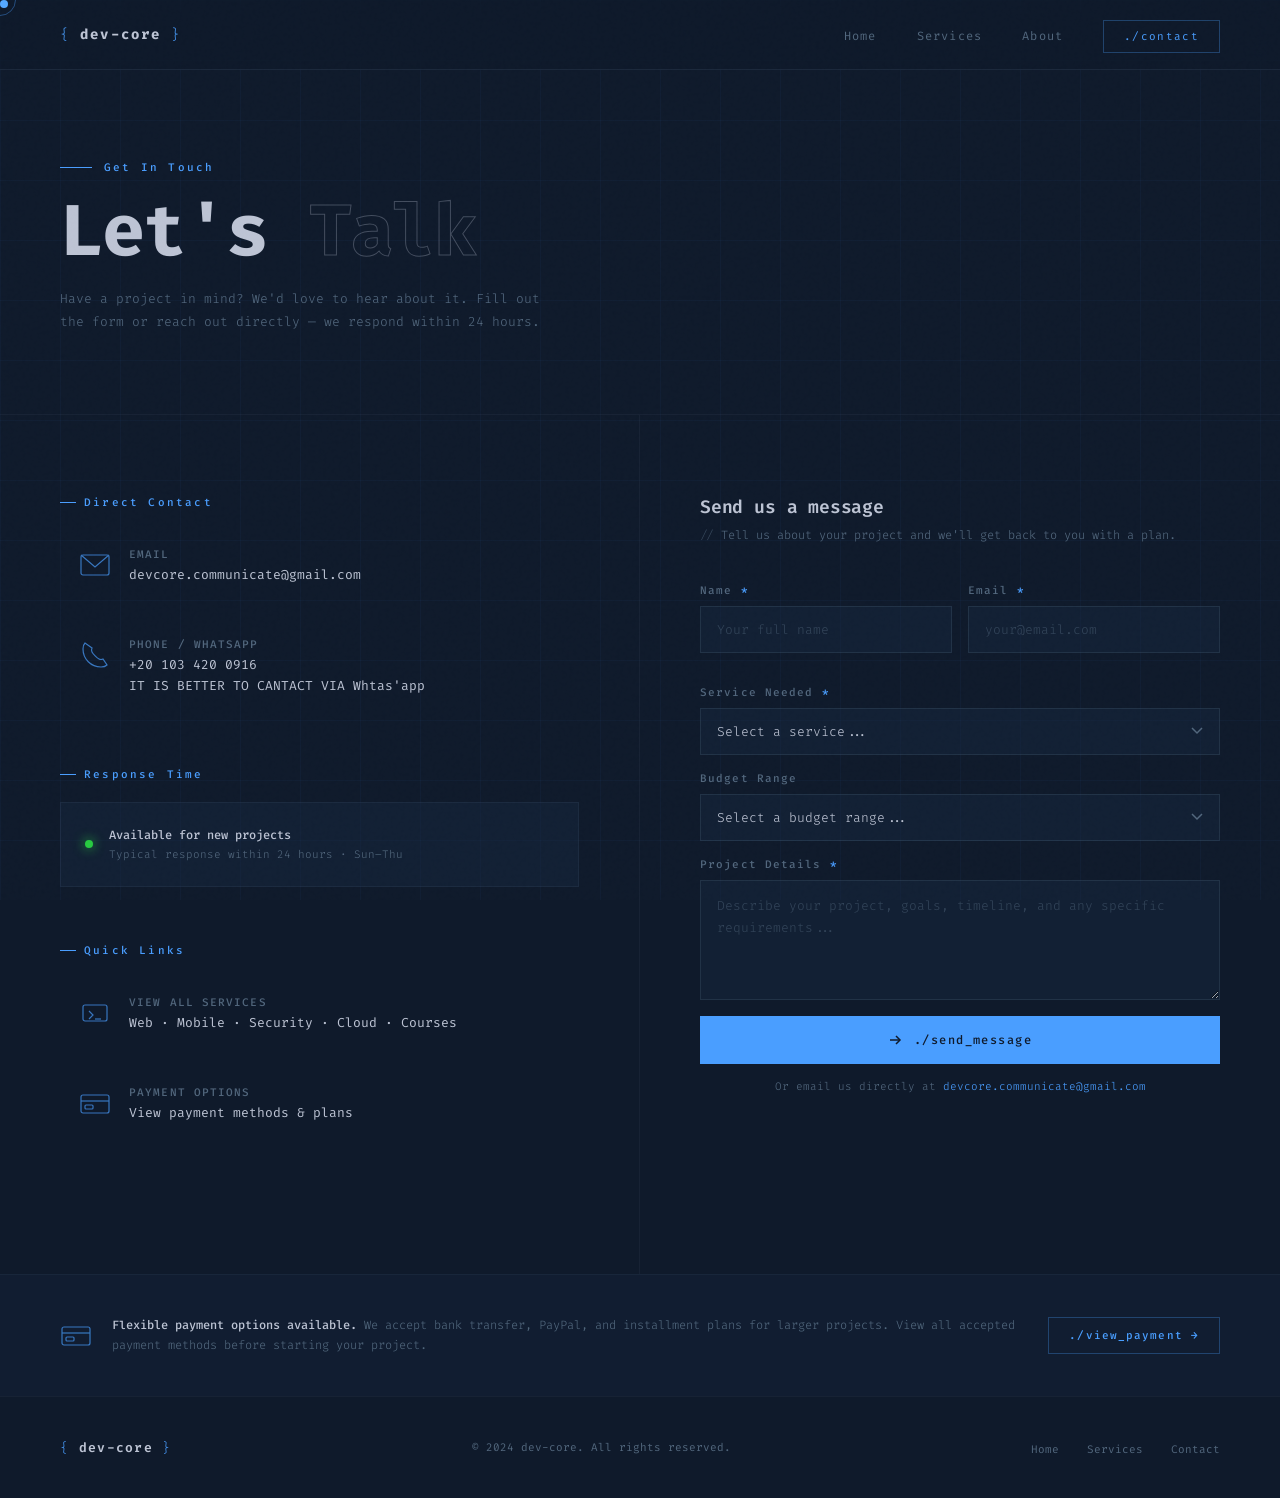
<file: contact.html>
<!DOCTYPE html>
<html lang="en">
<head>
    <meta charset="UTF-8">
    <meta name="viewport" content="width=device-width, initial-scale=1.0">
    <title>Contact — DEVCORE</title>
    <link rel="preconnect" href="https://fonts.googleapis.com">
    <link rel="preconnect" href="https://fonts.gstatic.com" crossorigin>
    <link href="https://fonts.googleapis.com/css2?family=Fira+Code:wght@300;400;500;600;700&display=swap" rel="stylesheet">
    <style>
        :root{--deep-navy:#0f1a2b;--navy:#1c2e4a;--steel:#52677d;--mist:#bdc4d4;--sand:#d1cfc9;--accent:#4a9eff;--accent-glow:rgba(74,158,255,0.15)}
        *,*::before,*::after{box-sizing:border-box;margin:0;padding:0}
        html{scroll-behavior:smooth}
        body{font-family:'Fira Code',monospace;background:var(--deep-navy);color:var(--sand);overflow-x:hidden;cursor:none}
        .cursor{width:8px;height:8px;background:var(--accent);border-radius:50%;position:fixed;pointer-events:none;z-index:9999;mix-blend-mode:screen}
        .cursor-ring{width:32px;height:32px;border:1px solid rgba(74,158,255,.4);border-radius:50%;position:fixed;pointer-events:none;z-index:9998;transition:width .2s,height .2s,border-color .2s}
        ::-webkit-scrollbar{width:4px}::-webkit-scrollbar-track{background:var(--deep-navy)}::-webkit-scrollbar-thumb{background:var(--steel)}
        body::before{content:'';position:fixed;inset:0;background-image:url("data:image/svg+xml,%3Csvg viewBox='0 0 256 256' xmlns='http://www.w3.org/2000/svg'%3E%3Cfilter id='n'%3E%3CfeTurbulence type='fractalNoise' baseFrequency='0.9' numOctaves='4' stitchTiles='stitch'/%3E%3C/filter%3E%3Crect width='100%25' height='100%25' filter='url(%23n)' opacity='0.04'/%3E%3C/svg%3E");pointer-events:none;z-index:1000;opacity:.4}
        .grid-bg{position:fixed;inset:0;background-image:linear-gradient(rgba(74,158,255,.04) 1px,transparent 1px),linear-gradient(90deg,rgba(74,158,255,.04) 1px,transparent 1px);background-size:60px 60px;pointer-events:none;z-index:0}

        nav{position:fixed;top:0;left:0;right:0;z-index:100;padding:24px 60px;display:flex;align-items:center;justify-content:space-between;border-bottom:1px solid rgba(82,103,125,.2);backdrop-filter:blur(12px);background:rgba(15,26,43,.7);transition:padding .3s}
        .nav-logo{font-size:14px;font-weight:700;letter-spacing:.15em;color:var(--mist);text-decoration:none}
        .b{color:var(--accent);font-weight:300}
        .nav-links{display:flex;list-style:none;gap:40px;align-items:center}
        .nav-links a{font-size:12px;letter-spacing:.1em;color:var(--steel);text-decoration:none;position:relative;transition:color .2s}
        .nav-links a::before{content:'//';position:absolute;left:-18px;color:var(--accent);opacity:0;transition:opacity .2s;font-size:11px}
        .nav-links a:hover{color:var(--mist)}
        .nav-links a:hover::before{opacity:1}
        .nav-links a.active{color:var(--accent)}
        .nav-cta{font-size:11px!important;color:var(--accent)!important;border:1px solid rgba(74,158,255,.3)!important;padding:8px 20px!important;letter-spacing:.12em!important;transition:background .2s!important}
        .nav-cta:hover{background:var(--accent-glow)!important}
        .nav-cta::before{display:none!important}

        .page-hero{position:relative;z-index:1;padding:160px 60px 80px;border-bottom:1px solid rgba(82,103,125,.12)}
        .page-tag{font-size:11px;font-weight:500;color:var(--accent);letter-spacing:.2em;margin-bottom:20px;display:flex;align-items:center;gap:12px}
        .page-tag::before{content:'';width:32px;height:1px;background:var(--accent)}
        .page-title{font-size:clamp(36px,6vw,72px);font-weight:700;color:var(--mist);letter-spacing:-.02em;line-height:1;margin-bottom:20px}
        .page-title span{color:transparent;-webkit-text-stroke:1px rgba(189,196,212,.3)}
        .page-subtitle{font-size:13px;font-weight:300;color:var(--steel);line-height:1.8;max-width:480px}

        /* Contact layout */
        .contact-wrap{position:relative;z-index:1;display:grid;grid-template-columns:1fr 1fr;min-height:calc(100vh - 340px)}

        /* Left — info */
        .contact-info{padding:80px 60px;border-right:1px solid rgba(82,103,125,.12)}
        .info-section{margin-bottom:56px}
        .info-label{font-size:11px;font-weight:500;color:var(--accent);letter-spacing:.2em;margin-bottom:20px;display:flex;align-items:center;gap:8px}
        .info-label::before{content:'';width:16px;height:1px;background:var(--accent)}

        .info-item{display:flex;align-items:flex-start;gap:16px;margin-bottom:20px;cursor:none;padding:16px;border:1px solid transparent;transition:border-color .2s,background .2s;text-decoration:none}
        .info-item:hover{border-color:rgba(74,158,255,.2);background:rgba(28,46,74,.3)}
        .info-icon{width:36px;height:36px;color:var(--accent);opacity:.7;flex-shrink:0}
        .info-content{display:flex;flex-direction:column;gap:4px}
        .info-title{font-size:11px;font-weight:500;color:var(--steel);letter-spacing:.1em}
        .info-value{font-size:13px;font-weight:400;color:var(--mist)}

        .availability{background:rgba(28,46,74,.3);border:1px solid rgba(82,103,125,.15);padding:24px;display:flex;align-items:center;gap:16px}
        .avail-dot{width:8px;height:8px;background:#28ca41;border-radius:50%;flex-shrink:0;box-shadow:0 0 12px #28ca41;animation:avail-pulse 2s ease-in-out infinite}
        @keyframes avail-pulse{0%,100%{box-shadow:0 0 12px #28ca41}50%{box-shadow:0 0 24px #28ca41,0 0 40px rgba(40,202,65,.3)}}
        .avail-text h4{font-size:12px;font-weight:500;color:var(--mist);margin-bottom:4px}
        .avail-text p{font-size:11px;font-weight:300;color:var(--steel)}

        /* Right — form */
        .contact-form{padding:80px 60px}
        .form-header{margin-bottom:40px}
        .form-header h3{font-size:18px;font-weight:600;color:var(--mist);letter-spacing:-.01em;margin-bottom:8px}
        .form-header p{font-size:12px;font-weight:300;color:var(--steel)}

        .form-row{display:grid;grid-template-columns:1fr 1fr;gap:16px;margin-bottom:16px}
        .form-group{display:flex;flex-direction:column;gap:8px;margin-bottom:16px}
        .form-group label{font-size:11px;font-weight:500;color:var(--steel);letter-spacing:.1em}
        .form-group label span{color:var(--accent)}

        .form-input,.form-select,.form-textarea{font-family:'Fira Code',monospace;font-size:13px;font-weight:300;color:var(--mist);background:rgba(28,46,74,.3);border:1px solid rgba(82,103,125,.25);padding:14px 16px;width:100%;outline:none;transition:border-color .2s,background .2s;cursor:none}
        .form-input::placeholder,.form-textarea::placeholder{color:rgba(82,103,125,.5)}
        .form-input:focus,.form-select:focus,.form-textarea:focus{border-color:var(--accent);background:rgba(28,46,74,.5)}
        .form-select{appearance:none;background-image:url("data:image/svg+xml,%3Csvg xmlns='http://www.w3.org/2000/svg' width='12' height='8' viewBox='0 0 12 8'%3E%3Cpath d='M1 1L6 6L11 1' stroke='%2352677d' stroke-width='1.5' fill='none'/%3E%3C/svg%3E");background-repeat:no-repeat;background-position:right 16px center;background-color:rgba(28,46,74,.3);cursor:none}
        .form-select option{background:var(--navy);color:var(--mist)}
        .form-textarea{resize:vertical;min-height:120px;line-height:1.7}

        .form-submit{font-family:'Fira Code',monospace;font-size:12px;font-weight:500;letter-spacing:.12em;color:var(--deep-navy);background:var(--accent);border:none;padding:16px 36px;cursor:none;width:100%;transition:box-shadow .2s,transform .2s;display:flex;align-items:center;justify-content:center;gap:10px;margin-top:8px}
        .form-submit:hover{transform:translateY(-2px);box-shadow:0 8px 32px rgba(74,158,255,.4)}
        .form-submit svg{width:16px;height:16px}

        .form-note{font-size:11px;font-weight:300;color:var(--steel);text-align:center;margin-top:14px;line-height:1.6}
        .form-note a{color:var(--accent);text-decoration:none}

        /* Payment CTA */
        .payment-strip{position:relative;z-index:1;background:rgba(28,46,74,.2);border-top:1px solid rgba(82,103,125,.12);padding:40px 60px;display:flex;align-items:center;gap:20px}
        .payment-strip svg{width:32px;height:32px;color:var(--accent);opacity:.7;flex-shrink:0}
        .payment-strip p{font-size:12px;font-weight:300;color:var(--steel);line-height:1.7}
        .payment-strip p strong{color:var(--mist);font-weight:500}
        .payment-strip a{font-size:11px;font-weight:500;color:var(--accent);letter-spacing:.1em;text-decoration:none;border:1px solid rgba(74,158,255,.3);padding:10px 20px;margin-left:auto;flex-shrink:0;transition:background .2s,border-color .2s}
        .payment-strip a:hover{background:var(--accent-glow);border-color:var(--accent)}

        footer{position:relative;z-index:1;padding:40px 60px;border-top:1px solid rgba(82,103,125,.12);display:flex;align-items:center;justify-content:space-between}
        .footer-logo{font-size:13px;font-weight:600;color:var(--mist);letter-spacing:.1em}
        .footer-copy{font-size:11px;color:var(--steel)}
        .footer-links{display:flex;gap:28px;list-style:none}
        .footer-links a{font-size:11px;color:var(--steel);text-decoration:none;transition:color .2s}
        .footer-links a:hover{color:var(--mist)}

        .reveal{opacity:0;transform:translateY(20px);transition:opacity .7s,transform .7s}
        .reveal.visible{opacity:1;transform:none}

        .success-msg{display:none;background:rgba(40,202,65,.08);border:1px solid rgba(40,202,65,.3);padding:16px 20px;font-size:12px;color:#28ca41;margin-top:16px;text-align:center;letter-spacing:.05em}

        @media(max-width:900px){
            nav{padding:20px 24px}
            .nav-links{display:none}
            .page-hero{padding:120px 24px 60px}
            .contact-wrap{grid-template-columns:1fr}
            .contact-info{padding:48px 24px;border-right:none;border-bottom:1px solid rgba(82,103,125,.12)}
            .contact-form{padding:48px 24px}
            .form-row{grid-template-columns:1fr}
            .payment-strip{flex-direction:column;padding:32px 24px;text-align:center}
            .payment-strip a{margin-left:0}
            footer{padding:32px 24px;flex-direction:column;gap:24px;text-align:center}
        }
    </style>
</head>
<body>

<div class="cursor" id="cursor"></div>
<div class="cursor-ring" id="cursorRing"></div>
<div class="grid-bg"></div>

<nav>
    <a href="index.html" class="nav-logo"><span class="b">{</span> dev-core <span class="b">}</span></a>
    <ul class="nav-links">
        <li><a href="index.html">Home</a></li>
        <li><a href="services.html">Services</a></li>
        <li><a href="index.html#about">About</a></li>
        <li><a href="contact.html" class="nav-cta active">./contact</a></li>
    </ul>
</nav>

<div class="page-hero">
    <div class="page-tag">Get In Touch</div>
    <h1 class="page-title">Let's <span>Talk</span></h1>
    <p class="page-subtitle">Have a project in mind? We'd love to hear about it. Fill out the form or reach out directly — we respond within 24 hours.</p>
</div>

<div class="contact-wrap">

    <!-- Info Column -->
    <div class="contact-info reveal">
        <div class="info-section">
            <div class="info-label">Direct Contact</div>
            <a href="mailto:devcore.communicate@gmail.com" class="info-item">
                <svg class="info-icon" viewBox="0 0 36 36" fill="none" stroke="currentColor" stroke-width="1.2">
                    <rect x="4" y="8" width="28" height="20" rx="2"/>
                    <polyline points="4,8 18,20 32,8"/>
                </svg>
                <div class="info-content">
                    <span class="info-title">EMAIL</span>
                    <span class="info-value">devcore.communicate@gmail.com</span>
                </div>
            </a>
            <a href="tel:+201034200916" class="info-item">
                <svg class="info-icon" viewBox="0 0 36 36" fill="none" stroke="currentColor" stroke-width="1.2">
                    <path d="M8 6 C8 6 6 8 6 12 C6 22 14 30 24 30 C28 30 30 28 30 28 L26 22 C26 22 24 23 22 22 C20 21 16 17 15 15 C14 13 15 11 15 11 Z"/>
                </svg>
                <div class="info-content">
                    <span class="info-title">PHONE / WHATSAPP</span>
                    <span class="info-value">+20 103 420 0916</span>
                    <span class="info-value">IT IS BETTER TO CANTACT VIA Whtas'app</span>
                </div>
            </a>
        </div>

        <div class="info-section">
            <div class="info-label">Response Time</div>
            <div class="availability">
                <div class="avail-dot"></div>
                <div class="avail-text">
                    <h4>Available for new projects</h4>
                    <p>Typical response within 24 hours · Sun–Thu</p>
                </div>
            </div>
        </div>

        <div class="info-section">
            <div class="info-label">Quick Links</div>
            <a href="services.html" class="info-item">
                <svg class="info-icon" viewBox="0 0 36 36" fill="none" stroke="currentColor" stroke-width="1.2">
                    <rect x="6" y="10" width="24" height="16" rx="2"/>
                    <polyline points="12,16 16,20 12,24"/>
                    <line x1="18" y1="24" x2="24" y2="24"/>
                </svg>
                <div class="info-content">
                    <span class="info-title">VIEW ALL SERVICES</span>
                    <span class="info-value">Web · Mobile · Security · Cloud · Courses</span>
                </div>
            </a>
            <a href="payment.html" class="info-item">
                <svg class="info-icon" viewBox="0 0 36 36" fill="none" stroke="currentColor" stroke-width="1.2">
                    <rect x="4" y="10" width="28" height="18" rx="2"/>
                    <line x1="4" y1="16" x2="32" y2="16"/>
                    <rect x="8" y="20" width="8" height="4" rx="1"/>
                </svg>
                <div class="info-content">
                    <span class="info-title">PAYMENT OPTIONS</span>
                    <span class="info-value">View payment methods & plans</span>
                </div>
            </a>
        </div>
    </div>

    <!-- Form Column -->
    <div class="contact-form reveal">
        <div class="form-header">
            <h3>Send us a message</h3>
            <p><span style="color:rgba(82,103,125,.6)">// </span>Tell us about your project and we'll get back to you with a plan.</p>
        </div>

        <div class="form-row">
            <div class="form-group">
                <label>Name <span>*</span></label>
                <input type="text" class="form-input" placeholder="Your full name" id="inp-name">
            </div>
            <div class="form-group">
                <label>Email <span>*</span></label>
                <input type="email" class="form-input" placeholder="your@email.com" id="inp-email">
            </div>
        </div>

        <div class="form-group">
            <label>Service Needed <span>*</span></label>
            <select class="form-select" id="inp-service">
                <option value="" disabled selected>Select a service...</option>
                <option value="web">Web Development</option>
                <option value="mobile">Mobile Development</option>
                <option value="cloud">Cloud & DevOps</option>
                <option value="pentest">Penetration Testing</option>
                <option value="uiux">UI / UX Design</option>
                <option value="server">Server Administration</option>
                <option value="courses">Courses & Training</option>
                <option value="other">Other / Not Sure</option>
            </select>
        </div>

        <div class="form-group">
            <label>Budget Range</label>
            <select class="form-select" id="inp-budget">
                <option value="" disabled selected>Select a budget range...</option>
                <option>Under $500</option>
                <option>$500 – $2,000</option>
                <option>$2,000 – $10,000</option>
                <option>$10,000+</option>
                <option>Let's discuss</option>
            </select>
        </div>

        <div class="form-group">
            <label>Project Details <span>*</span></label>
            <textarea class="form-textarea" id="inp-message" placeholder="Describe your project, goals, timeline, and any specific requirements..."></textarea>
        </div>

        <button class="form-submit" onclick="handleSubmit()">
            <svg viewBox="0 0 16 16" fill="none" stroke="currentColor" stroke-width="1.5">
                <line x1="2" y1="8" x2="12" y2="8"/><polyline points="8,4 12,8 8,12"/>
            </svg>
            ./send_message
        </button>
        <p class="form-note">Or email us directly at <a href="mailto:devcore.communicate@gmail.com">devcore.communicate@gmail.com</a></p>
        <div class="success-msg" id="success-msg">
            ✓ Message sent! We'll get back to you within 24 hours.
        </div>
    </div>

</div>

<!-- Payment Strip -->
<div class="payment-strip reveal">
    <svg viewBox="0 0 32 32" fill="none" stroke="currentColor" stroke-width="1.2">
        <rect x="2" y="8" width="28" height="18" rx="2"/>
        <line x1="2" y1="14" x2="30" y2="14"/>
        <rect x="6" y="18" width="8" height="4" rx="1"/>
    </svg>
    <p><strong>Flexible payment options available.</strong> We accept bank transfer, PayPal, and installment plans for larger projects. View all accepted payment methods before starting your project.</p>
    <a href="payment.html">./view_payment →</a>
</div>

<footer>
    <div class="footer-logo"><span class="b">{</span> dev-core <span class="b">}</span></div>
    <span class="footer-copy">© 2024 dev-core. All rights reserved.</span>
    <ul class="footer-links">
        <li><a href="index.html">Home</a></li>
        <li><a href="services.html">Services</a></li>
        <li><a href="contact.html">Contact</a></li>
    </ul>
</footer>

<script>
    const cursor=document.getElementById('cursor'),ring=document.getElementById('cursorRing');
    let mx=0,my=0,rx=0,ry=0;
    document.addEventListener('mousemove',e=>{mx=e.clientX;my=e.clientY;cursor.style.left=mx-4+'px';cursor.style.top=my-4+'px';});
    (function loop(){rx+=(mx-rx)*.15;ry+=(my-ry)*.15;ring.style.left=rx-16+'px';ring.style.top=ry-16+'px';requestAnimationFrame(loop);})();
    document.querySelectorAll('a,button,.info-item,.form-input,.form-select,.form-textarea').forEach(el=>{
        el.addEventListener('mouseenter',()=>{ring.style.width='48px';ring.style.height='48px';ring.style.borderColor='rgba(74,158,255,.7)';});
        el.addEventListener('mouseleave',()=>{ring.style.width='32px';ring.style.height='32px';ring.style.borderColor='rgba(74,158,255,.4)';});
    });
    const obs=new IntersectionObserver(entries=>entries.forEach((e,i)=>{if(e.isIntersecting){setTimeout(()=>e.target.classList.add('visible'),i*120);obs.unobserve(e.target);}}),{threshold:.08});
    document.querySelectorAll('.reveal').forEach(el=>obs.observe(el));
    const nav=document.querySelector('nav');
    window.addEventListener('scroll',()=>{nav.style.padding=window.scrollY>60?'16px 60px':'24px 60px';});

    function handleSubmit(){
        const name=document.getElementById('inp-name').value.trim();
        const email=document.getElementById('inp-email').value.trim();
        const service=document.getElementById('inp-service').value;
        const message=document.getElementById('inp-message').value.trim();
        if(!name||!email||!service||!message){
            alert('Please fill in all required fields.');
            return;
        }
        const mailto=`mailto:devcore.communicate@gmail.com?subject=Project Inquiry — ${service}&body=Name: ${name}%0AEmail: ${email}%0AService: ${service}%0A%0A${encodeURIComponent(message)}`;
        window.location.href=mailto;
        document.getElementById('success-msg').style.display='block';
    }
</script>
</body>
</html>
</file>
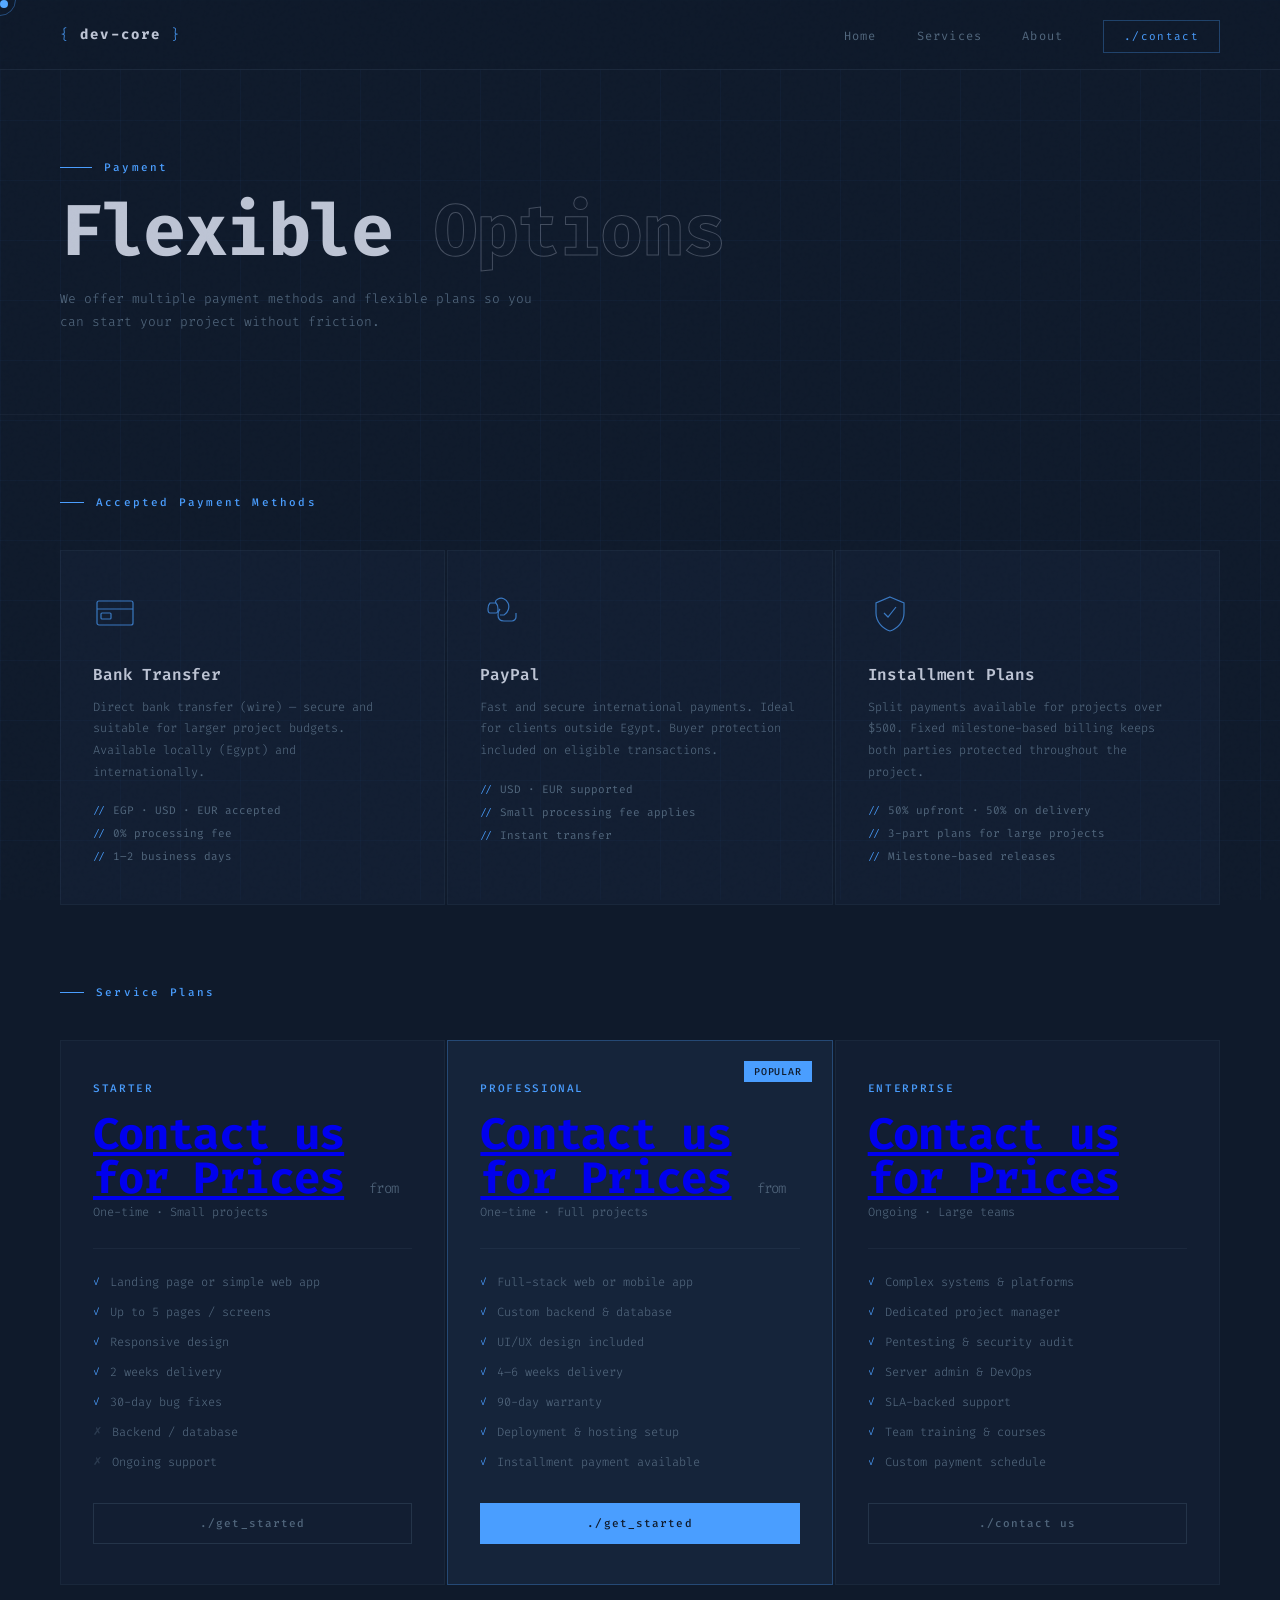
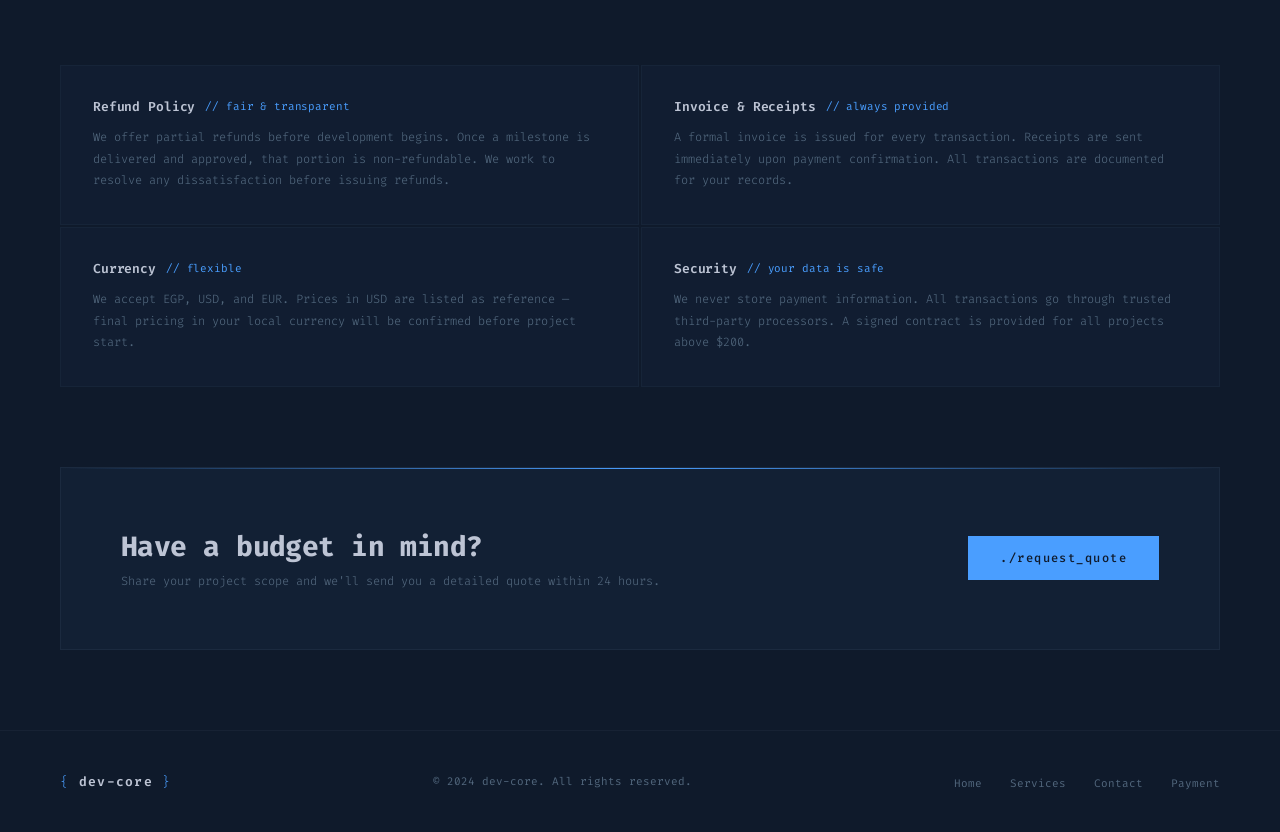
<file: payment.html>
<!DOCTYPE html>
<html lang="en">

<head>
    <meta charset="UTF-8">
    <meta name="viewport" content="width=device-width, initial-scale=1.0">
    <title>Payment — DEVCORE</title>
    <link rel="preconnect" href="https://fonts.googleapis.com">
    <link rel="preconnect" href="https://fonts.gstatic.com" crossorigin>
    <link href="https://fonts.googleapis.com/css2?family=Fira+Code:wght@300;400;500;600;700&display=swap"
        rel="stylesheet">
    <style>
        :root {
            --deep-navy: #0f1a2b;
            --navy: #1c2e4a;
            --steel: #52677d;
            --mist: #bdc4d4;
            --sand: #d1cfc9;
            --accent: #4a9eff;
            --accent-glow: rgba(74, 158, 255, 0.15)
        }

        *,
        *::before,
        *::after {
            box-sizing: border-box;
            margin: 0;
            padding: 0
        }

        html {
            scroll-behavior: smooth
        }

        body {
            font-family: 'Fira Code', monospace;
            background: var(--deep-navy);
            color: var(--sand);
            overflow-x: hidden;
            cursor: none
        }

        .cursor {
            width: 8px;
            height: 8px;
            background: var(--accent);
            border-radius: 50%;
            position: fixed;
            pointer-events: none;
            z-index: 9999;
            mix-blend-mode: screen
        }

        .cursor-ring {
            width: 32px;
            height: 32px;
            border: 1px solid rgba(74, 158, 255, .4);
            border-radius: 50%;
            position: fixed;
            pointer-events: none;
            z-index: 9998;
            transition: width .2s, height .2s, border-color .2s
        }

        ::-webkit-scrollbar {
            width: 4px
        }

        ::-webkit-scrollbar-track {
            background: var(--deep-navy)
        }

        ::-webkit-scrollbar-thumb {
            background: var(--steel)
        }

        body::before {
            content: '';
            position: fixed;
            inset: 0;
            background-image: url("data:image/svg+xml,%3Csvg viewBox='0 0 256 256' xmlns='http://www.w3.org/2000/svg'%3E%3Cfilter id='n'%3E%3CfeTurbulence type='fractalNoise' baseFrequency='0.9' numOctaves='4' stitchTiles='stitch'/%3E%3C/filter%3E%3Crect width='100%25' height='100%25' filter='url(%23n)' opacity='0.04'/%3E%3C/svg%3E");
            pointer-events: none;
            z-index: 1000;
            opacity: .4
        }

        .grid-bg {
            position: fixed;
            inset: 0;
            background-image: linear-gradient(rgba(74, 158, 255, .04) 1px, transparent 1px), linear-gradient(90deg, rgba(74, 158, 255, .04) 1px, transparent 1px);
            background-size: 60px 60px;
            pointer-events: none;
            z-index: 0
        }

        nav {
            position: fixed;
            top: 0;
            left: 0;
            right: 0;
            z-index: 100;
            padding: 24px 60px;
            display: flex;
            align-items: center;
            justify-content: space-between;
            border-bottom: 1px solid rgba(82, 103, 125, .2);
            backdrop-filter: blur(12px);
            background: rgba(15, 26, 43, .7);
            transition: padding .3s
        }

        .nav-logo {
            font-size: 14px;
            font-weight: 700;
            letter-spacing: .15em;
            color: var(--mist);
            text-decoration: none
        }

        .b {
            color: var(--accent);
            font-weight: 300
        }

        .nav-links {
            display: flex;
            list-style: none;
            gap: 40px;
            align-items: center
        }

        .nav-links a {
            font-size: 12px;
            letter-spacing: .1em;
            color: var(--steel);
            text-decoration: none;
            position: relative;
            transition: color .2s
        }

        .nav-links a::before {
            content: '//';
            position: absolute;
            left: -18px;
            color: var(--accent);
            opacity: 0;
            transition: opacity .2s;
            font-size: 11px
        }

        .nav-links a:hover {
            color: var(--mist)
        }

        .nav-links a:hover::before {
            opacity: 1
        }

        .nav-cta {
            font-size: 11px !important;
            color: var(--accent) !important;
            border: 1px solid rgba(74, 158, 255, .3) !important;
            padding: 8px 20px !important;
            letter-spacing: .12em !important;
            transition: background .2s !important
        }

        .nav-cta:hover {
            background: var(--accent-glow) !important
        }

        .nav-cta::before {
            display: none !important
        }

        .page-hero {
            position: relative;
            z-index: 1;
            padding: 160px 60px 80px;
            border-bottom: 1px solid rgba(82, 103, 125, .12)
        }

        .page-tag {
            font-size: 11px;
            font-weight: 500;
            color: var(--accent);
            letter-spacing: .2em;
            margin-bottom: 20px;
            display: flex;
            align-items: center;
            gap: 12px
        }

        .page-tag::before {
            content: '';
            width: 32px;
            height: 1px;
            background: var(--accent)
        }

        .page-title {
            font-size: clamp(36px, 6vw, 72px);
            font-weight: 700;
            color: var(--mist);
            letter-spacing: -.02em;
            line-height: 1;
            margin-bottom: 20px
        }

        .page-title span {
            color: transparent;
            -webkit-text-stroke: 1px rgba(189, 196, 212, .3)
        }

        .page-subtitle {
            font-size: 13px;
            font-weight: 300;
            color: var(--steel);
            line-height: 1.8;
            max-width: 500px
        }

        /* Payment methods */
        .section {
            position: relative;
            z-index: 1;
            padding: 80px 60px
        }

        .section-label {
            font-size: 11px;
            font-weight: 500;
            color: var(--accent);
            letter-spacing: .2em;
            margin-bottom: 40px;
            display: flex;
            align-items: center;
            gap: 12px
        }

        .section-label::before {
            content: '';
            width: 24px;
            height: 1px;
            background: var(--accent)
        }

        .methods-grid {
            display: grid;
            grid-template-columns: repeat(3, 1fr);
            gap: 2px;
            margin-bottom: 80px
        }

        .method-card {
            background: rgba(28, 46, 74, .25);
            border: 1px solid rgba(82, 103, 125, .12);
            padding: 40px 32px;
            cursor: none;
            transition: background .3s, border-color .3s;
            position: relative;
            overflow: hidden
        }

        .method-card::before {
            content: '';
            position: absolute;
            inset: 0;
            background: linear-gradient(135deg, var(--accent-glow), transparent);
            opacity: 0;
            transition: opacity .3s
        }

        .method-card:hover {
            background: rgba(28, 46, 74, .5);
            border-color: rgba(74, 158, 255, .2)
        }

        .method-card:hover::before {
            opacity: 1
        }

        .method-icon {
            width: 44px;
            height: 44px;
            color: var(--accent);
            opacity: .7;
            margin-bottom: 24px
        }

        .method-name {
            font-size: 16px;
            font-weight: 600;
            color: var(--mist);
            margin-bottom: 12px;
            letter-spacing: -.01em
        }

        .method-desc {
            font-size: 12px;
            font-weight: 300;
            color: var(--steel);
            line-height: 1.8;
            margin-bottom: 20px
        }

        .method-details {
            display: flex;
            flex-direction: column;
            gap: 8px
        }

        .method-detail {
            font-size: 11px;
            color: var(--steel);
            display: flex;
            align-items: center;
            gap: 8px
        }

        .method-detail::before {
            content: '//';
            color: var(--accent);
            font-size: 10px
        }

        /* Pricing plans */
        .plans-grid {
            display: grid;
            grid-template-columns: repeat(3, 1fr);
            gap: 2px
        }

        .plan-card {
            background: rgba(28, 46, 74, .25);
            border: 1px solid rgba(82, 103, 125, .12);
            padding: 40px 32px;
            cursor: none;
            transition: background .3s, border-color .3s;
            position: relative
        }

        .plan-card.featured {
            background: rgba(28, 46, 74, .5);
            border-color: rgba(74, 158, 255, .3)
        }

        .plan-badge {
            position: absolute;
            top: 20px;
            right: 20px;
            font-size: 10px;
            font-weight: 500;
            color: var(--deep-navy);
            background: var(--accent);
            padding: 4px 10px;
            letter-spacing: .08em
        }

        .plan-name {
            font-size: 11px;
            font-weight: 500;
            color: var(--accent);
            letter-spacing: .15em;
            margin-bottom: 16px
        }

        .plan-price {
            font-size: clamp(28px, 4vw, 44px);
            font-weight: 700;
            color: var(--mist);
            letter-spacing: -.02em;
            margin-bottom: 4px;
            line-height: 1
        }

        .plan-price span {
            font-size: 14px;
            font-weight: 300;
            color: var(--steel)
        }

        .plan-period {
            font-size: 12px;
            font-weight: 300;
            color: var(--steel);
            margin-bottom: 28px
        }

        .plan-divider {
            height: 1px;
            background: rgba(82, 103, 125, .15);
            margin-bottom: 24px
        }

        .plan-features {
            display: flex;
            flex-direction: column;
            gap: 12px;
            margin-bottom: 32px
        }

        .plan-feature {
            font-size: 12px;
            font-weight: 300;
            color: var(--steel);
            display: flex;
            align-items: flex-start;
            gap: 10px;
            line-height: 1.5
        }

        .plan-feature .check {
            color: var(--accent);
            flex-shrink: 0;
            font-size: 11px;
            margin-top: 1px
        }

        .plan-feature .cross {
            color: rgba(82, 103, 125, .4);
            flex-shrink: 0;
            font-size: 11px;
            margin-top: 1px
        }

        .plan-cta {
            font-family: 'Fira Code', monospace;
            font-size: 11px;
            font-weight: 500;
            letter-spacing: .1em;
            color: var(--steel);
            background: transparent;
            border: 1px solid rgba(82, 103, 125, .3);
            padding: 12px 20px;
            cursor: none;
            width: 100%;
            transition: all .2s;
            text-decoration: none;
            display: block;
            text-align: center
        }

        .plan-cta:hover,
        .plan-card.featured .plan-cta {
            color: var(--deep-navy);
            background: var(--accent);
            border-color: var(--accent)
        }

        .plan-card.featured .plan-cta {
            color: var(--deep-navy);
            background: var(--accent);
            border-color: var(--accent)
        }

        .plan-card.featured .plan-cta:hover {
            box-shadow: 0 6px 24px rgba(74, 158, 255, .4)
        }

        /* Policy section */
        .policy-wrap {
            position: relative;
            z-index: 1;
            padding: 0 60px 80px
        }

        .policy-grid {
            display: grid;
            grid-template-columns: repeat(2, 1fr);
            gap: 2px
        }

        .policy-item {
            background: rgba(28, 46, 74, .2);
            border: 1px solid rgba(82, 103, 125, .1);
            padding: 32px
        }

        .policy-item h4 {
            font-size: 13px;
            font-weight: 600;
            color: var(--mist);
            margin-bottom: 12px;
            letter-spacing: -.01em;
            display: flex;
            align-items: center;
            gap: 10px
        }

        .policy-item h4 span {
            color: var(--accent);
            font-size: 11px;
            font-weight: 400
        }

        .policy-item p {
            font-size: 12px;
            font-weight: 300;
            color: var(--steel);
            line-height: 1.8
        }

        /* CTA */
        .cta-block {
            position: relative;
            z-index: 1;
            margin: 0 60px 80px;
            background: rgba(28, 46, 74, .3);
            border: 1px solid rgba(82, 103, 125, .15);
            padding: 60px;
            display: flex;
            align-items: center;
            justify-content: space-between;
            gap: 40px;
            position: relative;
            overflow: hidden
        }

        .cta-block::before {
            content: '';
            position: absolute;
            top: 0;
            left: 0;
            right: 0;
            height: 1px;
            background: linear-gradient(90deg, transparent, var(--accent), transparent)
        }

        .cta-block h3 {
            font-size: clamp(18px, 3vw, 28px);
            font-weight: 700;
            color: var(--mist);
            letter-spacing: -.02em;
            margin-bottom: 8px
        }

        .cta-block p {
            font-size: 12px;
            font-weight: 300;
            color: var(--steel)
        }

        .btn-primary {
            font-family: 'Fira Code', monospace;
            font-size: 12px;
            font-weight: 500;
            letter-spacing: .12em;
            color: var(--deep-navy);
            background: var(--accent);
            border: none;
            padding: 14px 32px;
            cursor: none;
            transition: transform .2s, box-shadow .2s;
            text-decoration: none;
            display: inline-block;
            flex-shrink: 0
        }

        .btn-primary:hover {
            transform: translateY(-2px);
            box-shadow: 0 8px 32px rgba(74, 158, 255, .4)
        }

        footer {
            position: relative;
            z-index: 1;
            padding: 40px 60px;
            border-top: 1px solid rgba(82, 103, 125, .12);
            display: flex;
            align-items: center;
            justify-content: space-between
        }

        .footer-logo {
            font-size: 13px;
            font-weight: 600;
            color: var(--mist);
            letter-spacing: .1em
        }

        .footer-copy {
            font-size: 11px;
            color: var(--steel)
        }

        .footer-links {
            display: flex;
            gap: 28px;
            list-style: none
        }

        .footer-links a {
            font-size: 11px;
            color: var(--steel);
            text-decoration: none;
            transition: color .2s
        }

        .footer-links a:hover {
            color: var(--mist)
        }

        .reveal {
            opacity: 0;
            transform: translateY(24px);
            transition: opacity .7s, transform .7s
        }

        .reveal.visible {
            opacity: 1;
            transform: none
        }

        @media(max-width:900px) {
            nav {
                padding: 20px 24px
            }

            .nav-links {
                display: none
            }

            .page-hero {
                padding: 120px 24px 60px
            }

            .section {
                padding: 60px 24px
            }

            .methods-grid,
            .plans-grid,
            .policy-grid {
                grid-template-columns: 1fr
            }

            .cta-block {
                flex-direction: column;
                text-align: center;
                margin: 0 24px 60px;
                padding: 40px 24px
            }

            .policy-wrap {
                padding: 0 24px 60px
            }

            footer {
                padding: 32px 24px;
                flex-direction: column;
                gap: 24px;
                text-align: center
            }
        }
    </style>
</head>

<body>

    <div class="cursor" id="cursor"></div>
    <div class="cursor-ring" id="cursorRing"></div>
    <div class="grid-bg"></div>

    <nav>
        <a href="index.html" class="nav-logo"><span class="b">{</span> dev-core <span class="b">}</span></a>
        <ul class="nav-links">
            <li><a href="index.html">Home</a></li>
            <li><a href="services.html">Services</a></li>
            <li><a href="index.html#about">About</a></li>
            <li><a href="contact.html" class="nav-cta">./contact</a></li>
        </ul>
    </nav>

    <div class="page-hero">
        <div class="page-tag">Payment</div>
        <h1 class="page-title">Flexible <span>Options</span></h1>
        <p class="page-subtitle">We offer multiple payment methods and flexible plans so you can start your project
            without friction.</p>
    </div>

    <!-- Payment Methods -->
    <div class="section reveal">
        <div class="section-label">Accepted Payment Methods</div>
        <div class="methods-grid">

            <div class="method-card">
                <svg class="method-icon" viewBox="0 0 44 44" fill="none" stroke="currentColor" stroke-width="1.2">
                    <rect x="4" y="10" width="36" height="24" rx="2" />
                    <line x1="4" y1="18" x2="40" y2="18" />
                    <rect x="8" y="22" width="10" height="6" rx="1" />
                </svg>
                <div class="method-name">Bank Transfer</div>
                <p class="method-desc">Direct bank transfer (wire) — secure and suitable for larger project budgets.
                    Available locally (Egypt) and internationally.</p>
                <div class="method-details">
                    <div class="method-detail">EGP · USD · EUR accepted</div>
                    <div class="method-detail">0% processing fee</div>
                    <div class="method-detail">1–2 business days</div>
                </div>
            </div>

            <div class="method-card">
                <svg class="method-icon" viewBox="0 0 44 44" fill="none" stroke="currentColor" stroke-width="1.2">
                    <path
                        d="M10 12 C10 12 8 14 8 18 C8 22 10 22 10 22 L16 22 C16 22 18 22 18 18 C18 14 16 12 16 12 Z" />
                    <path d="M16 12 C16 12 14 10 18 8 C22 6 26 8 28 12 C30 16 28 22 24 24 L20 24" />
                    <path d="M20 18 C20 18 18 20 18 24 C18 28 20 30 24 30 L32 30 C34 30 36 28 36 26 L36 22" />
                </svg>
                <div class="method-name">PayPal</div>
                <p class="method-desc">Fast and secure international payments. Ideal for clients outside Egypt. Buyer
                    protection included on eligible transactions.</p>
                <div class="method-details">
                    <div class="method-detail">USD · EUR supported</div>
                    <div class="method-detail">Small processing fee applies</div>
                    <div class="method-detail">Instant transfer</div>
                </div>
            </div>

            <div class="method-card">
                <svg class="method-icon" viewBox="0 0 44 44" fill="none" stroke="currentColor" stroke-width="1.2">
                    <path d="M22 6 L36 12 L36 22 C36 31 29 38 22 40 C15 38 8 31 8 22 L8 12 Z" />
                    <path d="M16 22 L20 26 L28 16" />
                </svg>
                <div class="method-name">Installment Plans</div>
                <p class="method-desc">Split payments available for projects over $500. Fixed milestone-based billing
                    keeps both parties protected throughout the project.</p>
                <div class="method-details">
                    <div class="method-detail">50% upfront · 50% on delivery</div>
                    <div class="method-detail">3-part plans for large projects</div>
                    <div class="method-detail">Milestone-based releases</div>
                </div>
            </div>

        </div>

        <!-- Pricing Plans -->
        <div class="section-label">Service Plans</div>
        <div class="plans-grid reveal">

            <div class="plan-card">
                <div class="plan-name">STARTER</div>
                <div class="plan-price"><a href="contact.html">Contact us for Prices</a> <span>from</span></div>
                <div class="plan-period">One-time · Small projects</div>
                <div class="plan-divider"></div>
                <div class="plan-features">
                    <div class="plan-feature"><span class="check">✓</span> Landing page or simple web app</div>
                    <div class="plan-feature"><span class="check">✓</span> Up to 5 pages / screens</div>
                    <div class="plan-feature"><span class="check">✓</span> Responsive design</div>
                    <div class="plan-feature"><span class="check">✓</span> 2 weeks delivery</div>
                    <div class="plan-feature"><span class="check">✓</span> 30-day bug fixes</div>
                    <div class="plan-feature"><span class="cross">✗</span> Backend / database</div>
                    <div class="plan-feature"><span class="cross">✗</span> Ongoing support</div>
                </div>
                <a href="contact.html" class="plan-cta">./get_started</a>
            </div>

            <div class="plan-card featured">
                <div class="plan-badge">POPULAR</div>
                <div class="plan-name">PROFESSIONAL</div>
                <div class="plan-price"><a href="contact.html">Contact us for Prices</a> <span>from</span></div>
                <div class="plan-period">One-time · Full projects</div>
                <div class="plan-divider"></div>
                <div class="plan-features">
                    <div class="plan-feature"><span class="check">✓</span> Full-stack web or mobile app</div>
                    <div class="plan-feature"><span class="check">✓</span> Custom backend & database</div>
                    <div class="plan-feature"><span class="check">✓</span> UI/UX design included</div>
                    <div class="plan-feature"><span class="check">✓</span> 4–6 weeks delivery</div>
                    <div class="plan-feature"><span class="check">✓</span> 90-day warranty</div>
                    <div class="plan-feature"><span class="check">✓</span> Deployment & hosting setup</div>
                    <div class="plan-feature"><span class="check">✓</span> Installment payment available</div>
                </div>
                <a href="contact.html" class="plan-cta">./get_started</a>
            </div>

            <div class="plan-card">
                <div class="plan-name">ENTERPRISE</div>
                <div class="plan-price"><a href="contact.html">Contact us for Prices</a></div>
                <div class="plan-period">Ongoing · Large teams</div>
                <div class="plan-divider"></div>
                <div class="plan-features">
                    <div class="plan-feature"><span class="check">✓</span> Complex systems & platforms</div>
                    <div class="plan-feature"><span class="check">✓</span> Dedicated project manager</div>
                    <div class="plan-feature"><span class="check">✓</span> Pentesting & security audit</div>
                    <div class="plan-feature"><span class="check">✓</span> Server admin & DevOps</div>
                    <div class="plan-feature"><span class="check">✓</span> SLA-backed support</div>
                    <div class="plan-feature"><span class="check">✓</span> Team training & courses</div>
                    <div class="plan-feature"><span class="check">✓</span> Custom payment schedule</div>
                </div>
                <a href="contact.html" class="plan-cta">./contact us</a>
            </div>

        </div>
    </div>

    <!-- Policies -->
    <div class="policy-wrap reveal">
        <div class="policy-grid">
            <div class="policy-item">
                <h4>Refund Policy <span>// fair & transparent</span></h4>
                <p>We offer partial refunds before development begins. Once a milestone is delivered and approved, that
                    portion is non-refundable. We work to resolve any dissatisfaction before issuing refunds.</p>
            </div>
            <div class="policy-item">
                <h4>Invoice & Receipts <span>// always provided</span></h4>
                <p>A formal invoice is issued for every transaction. Receipts are sent immediately upon payment
                    confirmation. All transactions are documented for your records.</p>
            </div>
            <div class="policy-item">
                <h4>Currency <span>// flexible</span></h4>
                <p>We accept EGP, USD, and EUR. Prices in USD are listed as reference — final pricing in your local
                    currency will be confirmed before project start.</p>
            </div>
            <div class="policy-item">
                <h4>Security <span>// your data is safe</span></h4>
                <p>We never store payment information. All transactions go through trusted third-party processors. A
                    signed contract is provided for all projects above $200.</p>
            </div>
        </div>
    </div>

    <!-- CTA -->
    <div class="cta-block reveal">
        <div>
            <h3>Have a budget in mind?</h3>
            <p>Share your project scope and we'll send you a detailed quote within 24 hours.</p>
        </div>
        <a href="contact.html" class="btn-primary">./request_quote</a>
    </div>

    <footer>
        <div class="footer-logo"><span class="b">{</span> dev-core <span class="b">}</span></div>
        <span class="footer-copy">© 2024 dev-core. All rights reserved.</span>
        <ul class="footer-links">
            <li><a href="index.html">Home</a></li>
            <li><a href="services.html">Services</a></li>
            <li><a href="contact.html">Contact</a></li>
            <li><a href="payment.html">Payment</a></li>
        </ul>
    </footer>

    <script>
        const cursor = document.getElementById('cursor'), ring = document.getElementById('cursorRing');
        let mx = 0, my = 0, rx = 0, ry = 0;
        document.addEventListener('mousemove', e => { mx = e.clientX; my = e.clientY; cursor.style.left = mx - 4 + 'px'; cursor.style.top = my - 4 + 'px'; });
        (function loop() { rx += (mx - rx) * .15; ry += (my - ry) * .15; ring.style.left = rx - 16 + 'px'; ring.style.top = ry - 16 + 'px'; requestAnimationFrame(loop); })();
        document.querySelectorAll('a,.method-card,.plan-card').forEach(el => {
            el.addEventListener('mouseenter', () => { ring.style.width = '48px'; ring.style.height = '48px'; ring.style.borderColor = 'rgba(74,158,255,.7)'; });
            el.addEventListener('mouseleave', () => { ring.style.width = '32px'; ring.style.height = '32px'; ring.style.borderColor = 'rgba(74,158,255,.4)'; });
        });
        const obs = new IntersectionObserver(entries => entries.forEach((e, i) => { if (e.isIntersecting) { setTimeout(() => e.target.classList.add('visible'), i * 100); obs.unobserve(e.target); } }), { threshold: .08 });
        document.querySelectorAll('.reveal').forEach(el => obs.observe(el));
        const nav = document.querySelector('nav');
        window.addEventListener('scroll', () => { nav.style.padding = window.scrollY > 60 ? '16px 60px' : '24px 60px'; });
    </script>
</body>

</html>
</file>
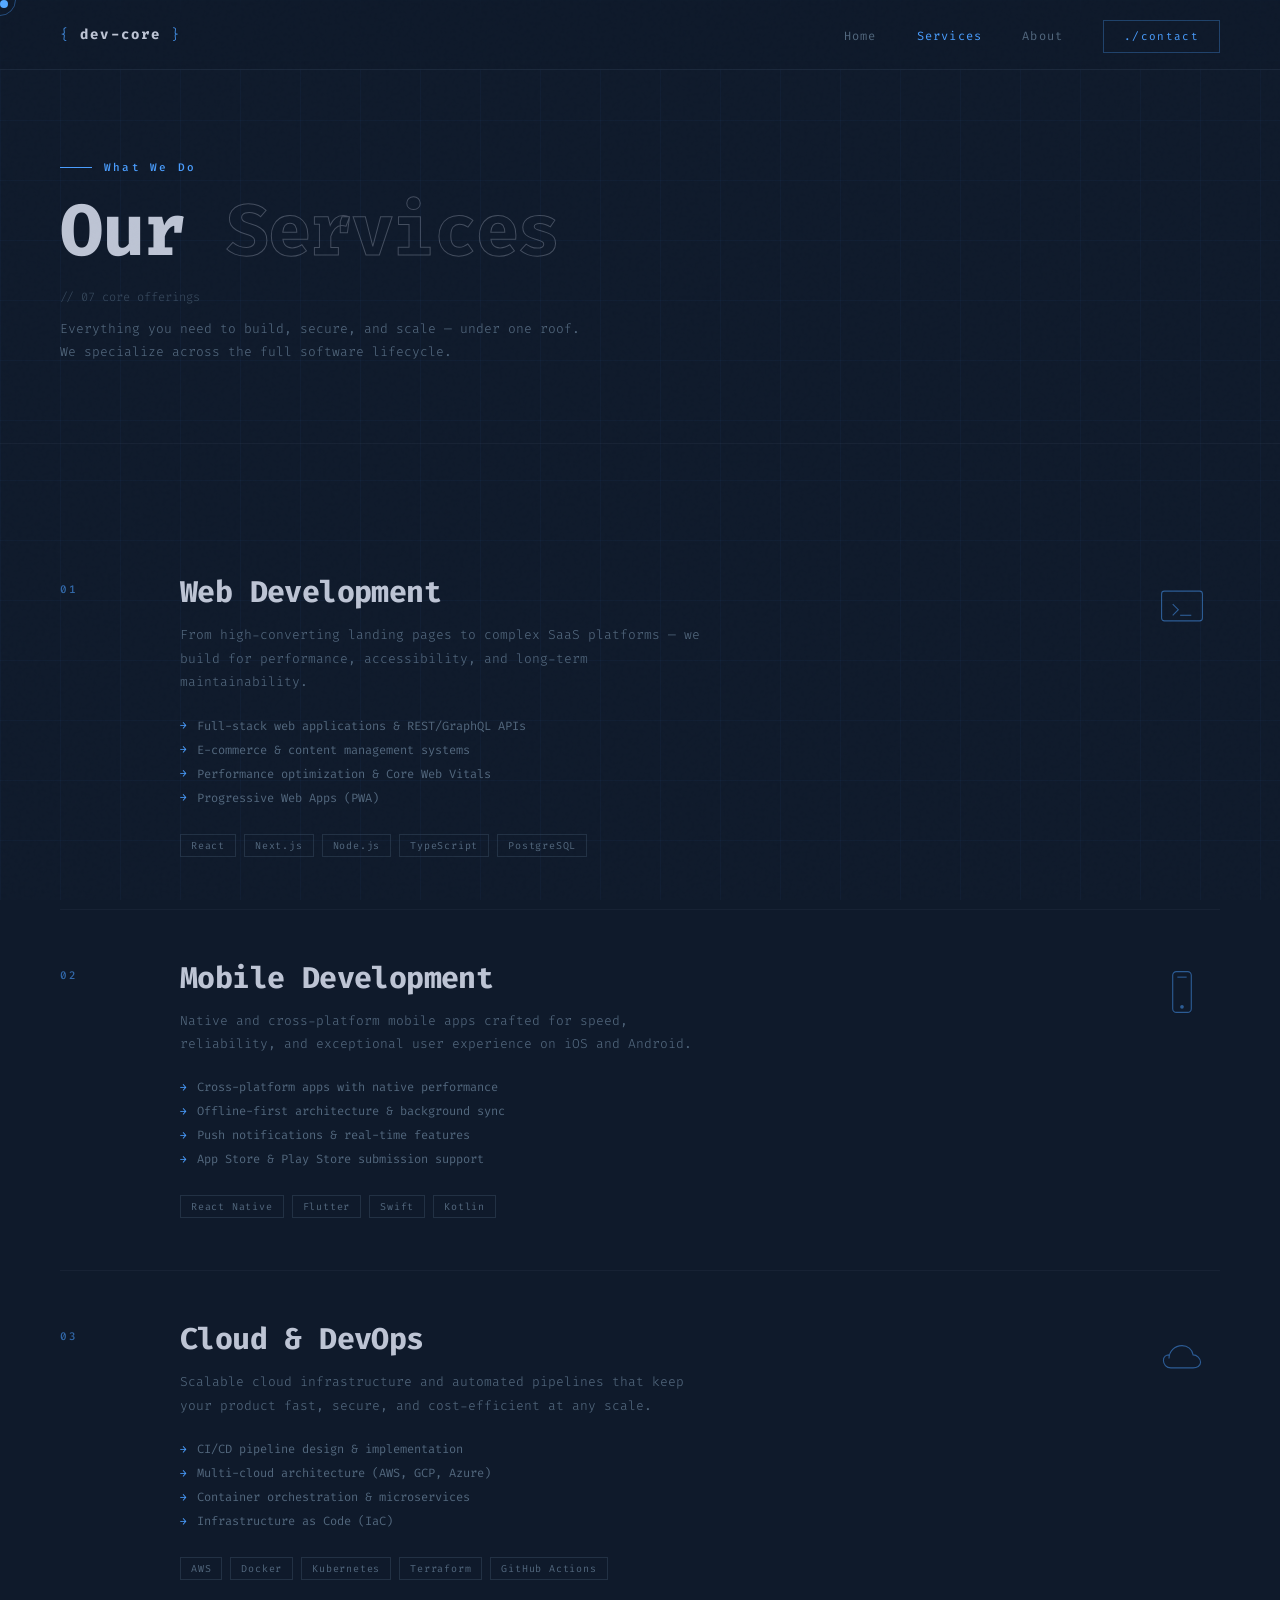
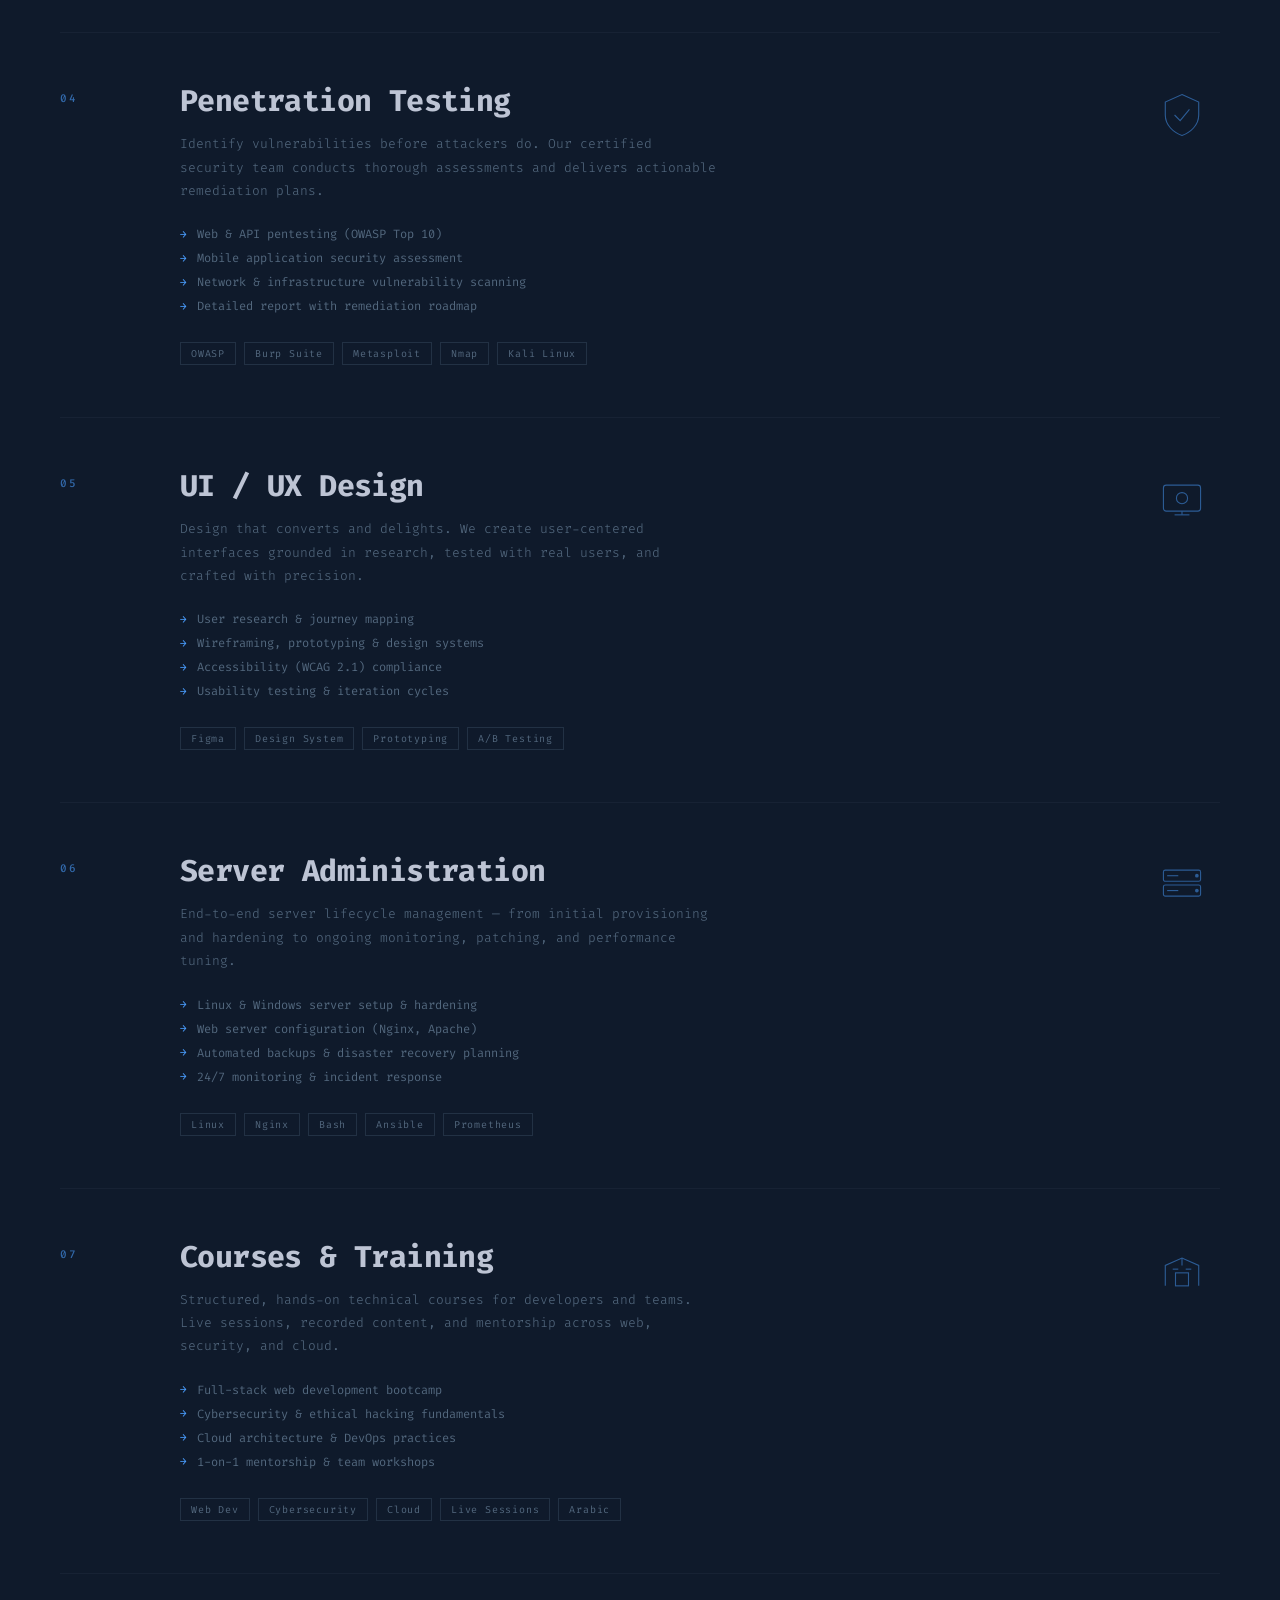
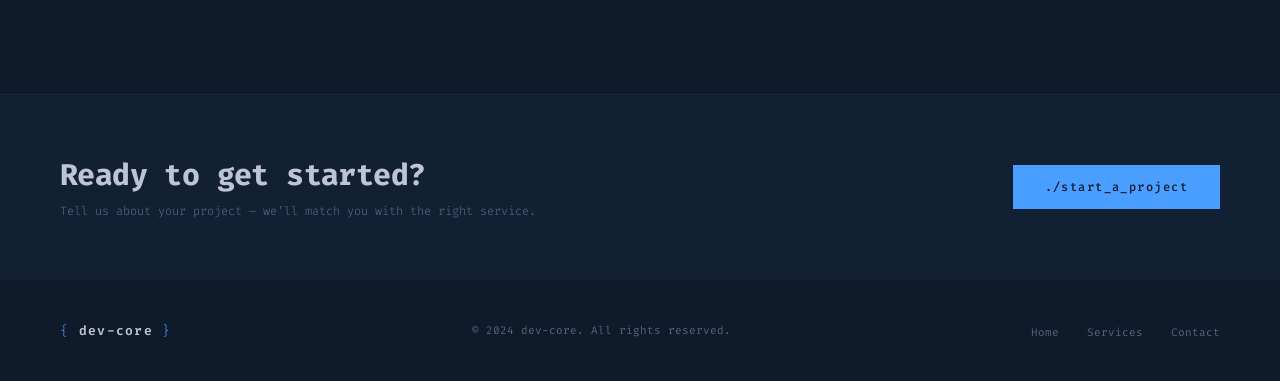
<file: services.html>
<!DOCTYPE html>
<html lang="en">
<head>
    <meta charset="UTF-8">
    <meta name="viewport" content="width=device-width, initial-scale=1.0">
    <title>Services — DEVCORE</title>
    <link rel="preconnect" href="https://fonts.googleapis.com">
    <link rel="preconnect" href="https://fonts.gstatic.com" crossorigin>
    <link href="https://fonts.googleapis.com/css2?family=Fira+Code:wght@300;400;500;600;700&display=swap" rel="stylesheet">
    <style>
        :root { --deep-navy:#0f1a2b; --navy:#1c2e4a; --steel:#52677d; --mist:#bdc4d4; --sand:#d1cfc9; --accent:#4a9eff; --accent-glow:rgba(74,158,255,0.15); }
        *,*::before,*::after{box-sizing:border-box;margin:0;padding:0}
        html{scroll-behavior:smooth}
        body{font-family:'Fira Code',monospace;background:var(--deep-navy);color:var(--sand);overflow-x:hidden;cursor:none}
        .cursor{width:8px;height:8px;background:var(--accent);border-radius:50%;position:fixed;pointer-events:none;z-index:9999;mix-blend-mode:screen}
        .cursor-ring{width:32px;height:32px;border:1px solid rgba(74,158,255,0.4);border-radius:50%;position:fixed;pointer-events:none;z-index:9998;transition:width .2s,height .2s,border-color .2s}
        ::-webkit-scrollbar{width:4px}::-webkit-scrollbar-track{background:var(--deep-navy)}::-webkit-scrollbar-thumb{background:var(--steel)}
        body::before{content:'';position:fixed;inset:0;background-image:url("data:image/svg+xml,%3Csvg viewBox='0 0 256 256' xmlns='http://www.w3.org/2000/svg'%3E%3Cfilter id='n'%3E%3CfeTurbulence type='fractalNoise' baseFrequency='0.9' numOctaves='4' stitchTiles='stitch'/%3E%3C/filter%3E%3Crect width='100%25' height='100%25' filter='url(%23n)' opacity='0.04'/%3E%3C/svg%3E");pointer-events:none;z-index:1000;opacity:.4}
        .grid-bg{position:fixed;inset:0;background-image:linear-gradient(rgba(74,158,255,.04) 1px,transparent 1px),linear-gradient(90deg,rgba(74,158,255,.04) 1px,transparent 1px);background-size:60px 60px;pointer-events:none;z-index:0}

        nav{position:fixed;top:0;left:0;right:0;z-index:100;padding:24px 60px;display:flex;align-items:center;justify-content:space-between;border-bottom:1px solid rgba(82,103,125,.2);backdrop-filter:blur(12px);background:rgba(15,26,43,.7);transition:padding .3s}
        .nav-logo{font-size:14px;font-weight:700;letter-spacing:.15em;color:var(--mist);text-decoration:none}
        .nav-logo .b{color:var(--accent);font-weight:300}
        .nav-links{display:flex;list-style:none;gap:40px;align-items:center}
        .nav-links a{font-size:12px;letter-spacing:.1em;color:var(--steel);text-decoration:none;position:relative;transition:color .2s}
        .nav-links a::before{content:'//';position:absolute;left:-18px;color:var(--accent);opacity:0;transition:opacity .2s;font-size:11px}
        .nav-links a:hover,.nav-links a.active{color:var(--mist)}
        .nav-links a:hover::before{opacity:1}
        .nav-links a.active{color:var(--accent)}
        .nav-cta{font-size:11px!important;color:var(--accent)!important;border:1px solid rgba(74,158,255,.3)!important;padding:8px 20px;letter-spacing:.12em!important;transition:background .2s!important}
        .nav-cta:hover{background:var(--accent-glow)!important}
        .nav-cta::before{display:none!important}

        .page-hero{position:relative;z-index:1;padding:160px 60px 80px;border-bottom:1px solid rgba(82,103,125,.12)}
        .page-tag{font-size:11px;font-weight:500;color:var(--accent);letter-spacing:.2em;margin-bottom:20px;display:flex;align-items:center;gap:12px}
        .page-tag::before{content:'';width:32px;height:1px;background:var(--accent)}
        .page-title{font-size:clamp(36px,6vw,72px);font-weight:700;color:var(--mist);letter-spacing:-.02em;line-height:1;margin-bottom:20px}
        .page-title span{color:transparent;-webkit-text-stroke:1px rgba(189,196,212,.3)}
        .page-subtitle{font-size:13px;font-weight:300;color:var(--steel);line-height:1.8;max-width:520px}
        .page-subtitle .comment{color:rgba(82,103,125,.6);font-size:12px;display:block;margin-bottom:8px}

        .services-section{position:relative;z-index:1;padding:80px 60px 120px}

        .sfc{display:grid;grid-template-columns:80px 1fr 64px;gap:40px;padding:52px 0;border-bottom:1px solid rgba(82,103,125,.12);align-items:start;cursor:none;transition:all .3s}
        .sfc:first-child{border-top:1px solid rgba(82,103,125,.12)}
        .sfc-hover{position:absolute;left:-60px;right:-60px;top:0;bottom:0;background:rgba(28,46,74,0);transition:background .3s;pointer-events:none}
        .sfc:hover .sfc-hover{background:rgba(28,46,74,.35)}
        .sfc-wrap{position:relative}

        .sfc-num{font-size:11px;font-weight:500;color:var(--accent);letter-spacing:.2em;padding-top:6px;opacity:.6}
        .sfc-body h2{font-size:clamp(22px,3vw,30px);font-weight:700;color:var(--mist);letter-spacing:-.02em;margin-bottom:14px;line-height:1.1}
        .sfc-body p{font-size:13px;font-weight:300;color:var(--steel);line-height:1.8;max-width:540px;margin-bottom:24px}
        .sfc-features{display:flex;flex-direction:column;gap:8px;margin-bottom:28px}
        .sfc-feature{font-size:12px;font-weight:400;color:var(--steel);display:flex;align-items:center;gap:10px}
        .sfc-feature::before{content:'→';color:var(--accent);font-size:11px}
        .sfc-tags{display:flex;flex-wrap:wrap;gap:8px}
        .tag{font-size:10px;color:var(--steel);border:1px solid rgba(82,103,125,.3);padding:4px 10px;letter-spacing:.08em}
        .sfc-icon{width:52px;height:52px;color:var(--accent);opacity:.5;flex-shrink:0;transition:opacity .3s;margin-top:4px}
        .sfc:hover .sfc-icon{opacity:1}

        .cta-strip{position:relative;z-index:1;background:rgba(28,46,74,.3);border-top:1px solid rgba(82,103,125,.12);padding:60px;display:flex;align-items:center;justify-content:space-between;gap:40px}
        .cta-strip h3{font-size:clamp(20px,3vw,30px);font-weight:700;color:var(--mist);letter-spacing:-.02em}
        .cta-strip p{font-size:12px;color:var(--steel);margin-top:8px;font-weight:300}
        .btn-primary{font-family:'Fira Code',monospace;font-size:12px;font-weight:500;letter-spacing:.12em;color:var(--deep-navy);background:var(--accent);border:none;padding:14px 32px;cursor:none;transition:transform .2s,box-shadow .2s;text-decoration:none;display:inline-block;flex-shrink:0}
        .btn-primary:hover{transform:translateY(-2px);box-shadow:0 8px 32px rgba(74,158,255,.4)}

        footer{position:relative;z-index:1;padding:40px 60px;border-top:1px solid rgba(82,103,125,.12);display:flex;align-items:center;justify-content:space-between}
        .footer-logo{font-size:13px;font-weight:600;color:var(--mist);letter-spacing:.1em}
        .footer-logo .b{color:var(--accent);font-weight:300}
        .footer-copy{font-size:11px;color:var(--steel)}
        .footer-links{display:flex;gap:28px;list-style:none}
        .footer-links a{font-size:11px;color:var(--steel);text-decoration:none;transition:color .2s}
        .footer-links a:hover{color:var(--mist)}

        .reveal{opacity:0;transform:translateY(24px);transition:opacity .7s ease,transform .7s ease}
        .reveal.visible{opacity:1;transform:none}

        @media(max-width:900px){
            nav{padding:20px 24px}
            .nav-links{display:none}
            .page-hero{padding:120px 24px 60px}
            .services-section{padding:40px 24px 80px}
            .sfc{grid-template-columns:1fr;gap:20px;padding:36px 0}
            .sfc-num,.sfc-icon{display:none}
            .cta-strip{padding:40px 24px;flex-direction:column;text-align:center}
            footer{padding:32px 24px;flex-direction:column;gap:24px;text-align:center}
        }
    </style>
</head>
<body>

<div class="cursor" id="cursor"></div>
<div class="cursor-ring" id="cursorRing"></div>
<div class="grid-bg"></div>

<nav>
    <a href="index.html" class="nav-logo"><span class="b">{</span> dev-core <span class="b">}</span></a>
    <ul class="nav-links">
        <li><a href="index.html">Home</a></li>
        <li><a href="services.html" class="active">Services</a></li>
        <li><a href="index.html#about">About</a></li>
        <li><a href="contact.html" class="nav-cta">./contact</a></li>
    </ul>
</nav>

<div class="page-hero">
    <div class="page-tag">What We Do</div>
    <h1 class="page-title">Our <span>Services</span></h1>
    <p class="page-subtitle">
        <span class="comment">// 07 core offerings</span>
        Everything you need to build, secure, and scale — under one roof.
        We specialize across the full software lifecycle.
    </p>
</div>

<div class="services-section">

    <div class="sfc-wrap reveal">
        <div class="sfc-hover"></div>
        <div class="sfc">
            <div class="sfc-num">01</div>
            <div class="sfc-body">
                <h2>Web Development</h2>
                <p>From high-converting landing pages to complex SaaS platforms — we build for performance, accessibility, and long-term maintainability.</p>
                <div class="sfc-features">
                    <div class="sfc-feature">Full-stack web applications & REST/GraphQL APIs</div>
                    <div class="sfc-feature">E-commerce & content management systems</div>
                    <div class="sfc-feature">Performance optimization & Core Web Vitals</div>
                    <div class="sfc-feature">Progressive Web Apps (PWA)</div>
                </div>
                <div class="sfc-tags"><span class="tag">React</span><span class="tag">Next.js</span><span class="tag">Node.js</span><span class="tag">TypeScript</span><span class="tag">PostgreSQL</span></div>
            </div>
            <svg class="sfc-icon" viewBox="0 0 56 56" fill="none" stroke="currentColor" stroke-width="1.2">
                <rect x="6" y="12" width="44" height="32" rx="3"/><polyline points="18,26 24,32 18,38"/><line x1="26" y1="38" x2="38" y2="38"/>
            </svg>
        </div>
    </div>

    <div class="sfc-wrap reveal">
        <div class="sfc-hover"></div>
        <div class="sfc">
            <div class="sfc-num">02</div>
            <div class="sfc-body">
                <h2>Mobile Development</h2>
                <p>Native and cross-platform mobile apps crafted for speed, reliability, and exceptional user experience on iOS and Android.</p>
                <div class="sfc-features">
                    <div class="sfc-feature">Cross-platform apps with native performance</div>
                    <div class="sfc-feature">Offline-first architecture & background sync</div>
                    <div class="sfc-feature">Push notifications & real-time features</div>
                    <div class="sfc-feature">App Store & Play Store submission support</div>
                </div>
                <div class="sfc-tags"><span class="tag">React Native</span><span class="tag">Flutter</span><span class="tag">Swift</span><span class="tag">Kotlin</span></div>
            </div>
            <svg class="sfc-icon" viewBox="0 0 56 56" fill="none" stroke="currentColor" stroke-width="1.2">
                <rect x="18" y="6" width="20" height="44" rx="4"/><line x1="23" y1="12" x2="33" y2="12"/><circle cx="28" cy="44" r="2" fill="currentColor" stroke="none"/>
            </svg>
        </div>
    </div>

    <div class="sfc-wrap reveal">
        <div class="sfc-hover"></div>
        <div class="sfc">
            <div class="sfc-num">03</div>
            <div class="sfc-body">
                <h2>Cloud & DevOps</h2>
                <p>Scalable cloud infrastructure and automated pipelines that keep your product fast, secure, and cost-efficient at any scale.</p>
                <div class="sfc-features">
                    <div class="sfc-feature">CI/CD pipeline design & implementation</div>
                    <div class="sfc-feature">Multi-cloud architecture (AWS, GCP, Azure)</div>
                    <div class="sfc-feature">Container orchestration & microservices</div>
                    <div class="sfc-feature">Infrastructure as Code (IaC)</div>
                </div>
                <div class="sfc-tags"><span class="tag">AWS</span><span class="tag">Docker</span><span class="tag">Kubernetes</span><span class="tag">Terraform</span><span class="tag">GitHub Actions</span></div>
            </div>
            <svg class="sfc-icon" viewBox="0 0 56 56" fill="none" stroke="currentColor" stroke-width="1.2">
                <path d="M14 34 C14 26 20 20 28 20 C34 20 39 24 40 30 C44 30 48 34 48 38 C48 42 44 44 40 44 L16 44 C11 44 8 40 8 36 C8 32 11 30 14 30"/>
            </svg>
        </div>
    </div>

    <div class="sfc-wrap reveal">
        <div class="sfc-hover"></div>
        <div class="sfc">
            <div class="sfc-num">04</div>
            <div class="sfc-body">
                <h2>Penetration Testing</h2>
                <p>Identify vulnerabilities before attackers do. Our certified security team conducts thorough assessments and delivers actionable remediation plans.</p>
                <div class="sfc-features">
                    <div class="sfc-feature">Web & API pentesting (OWASP Top 10)</div>
                    <div class="sfc-feature">Mobile application security assessment</div>
                    <div class="sfc-feature">Network & infrastructure vulnerability scanning</div>
                    <div class="sfc-feature">Detailed report with remediation roadmap</div>
                </div>
                <div class="sfc-tags"><span class="tag">OWASP</span><span class="tag">Burp Suite</span><span class="tag">Metasploit</span><span class="tag">Nmap</span><span class="tag">Kali Linux</span></div>
            </div>
            <svg class="sfc-icon" viewBox="0 0 56 56" fill="none" stroke="currentColor" stroke-width="1.2">
                <path d="M28 6 L46 14 L46 28 C46 39 37 47 28 50 C19 47 10 39 10 28 L10 14 Z"/><polyline points="20,28 26,34 36,22"/>
            </svg>
        </div>
    </div>

    <div class="sfc-wrap reveal">
        <div class="sfc-hover"></div>
        <div class="sfc">
            <div class="sfc-num">05</div>
            <div class="sfc-body">
                <h2>UI / UX Design</h2>
                <p>Design that converts and delights. We create user-centered interfaces grounded in research, tested with real users, and crafted with precision.</p>
                <div class="sfc-features">
                    <div class="sfc-feature">User research & journey mapping</div>
                    <div class="sfc-feature">Wireframing, prototyping & design systems</div>
                    <div class="sfc-feature">Accessibility (WCAG 2.1) compliance</div>
                    <div class="sfc-feature">Usability testing & iteration cycles</div>
                </div>
                <div class="sfc-tags"><span class="tag">Figma</span><span class="tag">Design System</span><span class="tag">Prototyping</span><span class="tag">A/B Testing</span></div>
            </div>
            <svg class="sfc-icon" viewBox="0 0 56 56" fill="none" stroke="currentColor" stroke-width="1.2">
                <rect x="8" y="12" width="40" height="28" rx="3"/><circle cx="28" cy="26" r="6"/><line x1="20" y1="44" x2="36" y2="44"/><line x1="28" y1="40" x2="28" y2="44"/>
            </svg>
        </div>
    </div>

    <div class="sfc-wrap reveal">
        <div class="sfc-hover"></div>
        <div class="sfc">
            <div class="sfc-num">06</div>
            <div class="sfc-body">
                <h2>Server Administration</h2>
                <p>End-to-end server lifecycle management — from initial provisioning and hardening to ongoing monitoring, patching, and performance tuning.</p>
                <div class="sfc-features">
                    <div class="sfc-feature">Linux & Windows server setup & hardening</div>
                    <div class="sfc-feature">Web server configuration (Nginx, Apache)</div>
                    <div class="sfc-feature">Automated backups & disaster recovery planning</div>
                    <div class="sfc-feature">24/7 monitoring & incident response</div>
                </div>
                <div class="sfc-tags"><span class="tag">Linux</span><span class="tag">Nginx</span><span class="tag">Bash</span><span class="tag">Ansible</span><span class="tag">Prometheus</span></div>
            </div>
            <svg class="sfc-icon" viewBox="0 0 56 56" fill="none" stroke="currentColor" stroke-width="1.2">
                <rect x="8" y="12" width="40" height="12" rx="2"/><rect x="8" y="28" width="40" height="12" rx="2"/>
                <circle cx="44" cy="18" r="2" fill="currentColor" stroke="none"/><circle cx="44" cy="34" r="2" fill="currentColor" stroke="none"/>
                <line x1="12" y1="18" x2="24" y2="18"/><line x1="12" y1="34" x2="24" y2="34"/>
            </svg>
        </div>
    </div>

    <div class="sfc-wrap reveal">
        <div class="sfc-hover"></div>
        <div class="sfc">
            <div class="sfc-num">07</div>
            <div class="sfc-body">
                <h2>Courses & Training</h2>
                <p>Structured, hands-on technical courses for developers and teams. Live sessions, recorded content, and mentorship across web, security, and cloud.</p>
                <div class="sfc-features">
                    <div class="sfc-feature">Full-stack web development bootcamp</div>
                    <div class="sfc-feature">Cybersecurity & ethical hacking fundamentals</div>
                    <div class="sfc-feature">Cloud architecture & DevOps practices</div>
                    <div class="sfc-feature">1-on-1 mentorship & team workshops</div>
                </div>
                <div class="sfc-tags"><span class="tag">Web Dev</span><span class="tag">Cybersecurity</span><span class="tag">Cloud</span><span class="tag">Live Sessions</span><span class="tag">Arabic</span></div>
            </div>
            <svg class="sfc-icon" viewBox="0 0 56 56" fill="none" stroke="currentColor" stroke-width="1.2">
                <path d="M10 44 L10 22 L28 14 L46 22 L46 44"/>
                <rect x="21" y="30" width="14" height="14"/>
                <line x1="28" y1="14" x2="28" y2="22"/><line x1="18" y1="26" x2="24" y2="26"/><line x1="32" y1="26" x2="38" y2="26"/>
            </svg>
        </div>
    </div>

</div>

<div class="cta-strip reveal">
    <div>
        <h3>Ready to get started?</h3>
        <p>Tell us about your project — we'll match you with the right service.</p>
    </div>
    <a href="contact.html" class="btn-primary">./start_a_project</a>
</div>

<footer>
    <div class="footer-logo"><span class="b">{</span> dev-core <span class="b">}</span></div>
    <span class="footer-copy">© 2024 dev-core. All rights reserved.</span>
    <ul class="footer-links">
        <li><a href="index.html">Home</a></li>
        <li><a href="services.html">Services</a></li>
        <li><a href="contact.html">Contact</a></li>
    </ul>
</footer>

<script>
    const cursor=document.getElementById('cursor'),ring=document.getElementById('cursorRing');
    let mx=0,my=0,rx=0,ry=0;
    document.addEventListener('mousemove',e=>{mx=e.clientX;my=e.clientY;cursor.style.left=mx-4+'px';cursor.style.top=my-4+'px';});
    (function loop(){rx+=(mx-rx)*.15;ry+=(my-ry)*.15;ring.style.left=rx-16+'px';ring.style.top=ry-16+'px';requestAnimationFrame(loop);})();
    document.querySelectorAll('a,.sfc').forEach(el=>{
        el.addEventListener('mouseenter',()=>{ring.style.width='48px';ring.style.height='48px';ring.style.borderColor='rgba(74,158,255,.7)';});
        el.addEventListener('mouseleave',()=>{ring.style.width='32px';ring.style.height='32px';ring.style.borderColor='rgba(74,158,255,.4)';});
    });
    const obs=new IntersectionObserver(entries=>entries.forEach((e,i)=>{if(e.isIntersecting){setTimeout(()=>e.target.classList.add('visible'),i*80);obs.unobserve(e.target);}}),{threshold:.08});
    document.querySelectorAll('.reveal').forEach(el=>obs.observe(el));
    const nav=document.querySelector('nav');
    window.addEventListener('scroll',()=>{nav.style.padding=window.scrollY>60?'16px 60px':'24px 60px';});
</script>
</body>
</html>
</file>
<file: style.css>
:root {
      --deep-navy: #0f1a2b;
      --navy: #1c2e4a;
      --steel: #52677d;
      --mist: #bdc4d4;
      --sand: #d1cfc9;
      --accent: #4a9eff;
      --accent-glow: rgba(74, 158, 255, 0.15);
  }

  *,
  *::before,
  *::after {
      box-sizing: border-box;
      margin: 0;
      padding: 0;
  }

  html {
      scroll-behavior: smooth;
  }

  body {
      font-family: 'Fira Code', monospace;
      background-color: var(--deep-navy);
      color: var(--sand);
      overflow-x: hidden;
      cursor: none;
  }

  /* Custom Cursor */
  .cursor {
      width: 8px;
      height: 8px;
      background: var(--accent);
      border-radius: 50%;
      position: fixed;
      pointer-events: none;
      z-index: 9999;
      transition: transform 0.1s ease;
      mix-blend-mode: screen;
  }

  .cursor-ring {
      width: 32px;
      height: 32px;
      border: 1px solid rgba(74, 158, 255, 0.4);
      border-radius: 50%;
      position: fixed;
      pointer-events: none;
      z-index: 9998;
      transition: transform 0.15s ease, width 0.2s ease, height 0.2s ease;
  }

  /* Scrollbar */
  ::-webkit-scrollbar {
      width: 4px;
  }

  ::-webkit-scrollbar-track {
      background: var(--deep-navy);
  }

  ::-webkit-scrollbar-thumb {
      background: var(--steel);
  }

  /* ── NOISE OVERLAY ── */
  body::before {
      content: '';
      position: fixed;
      inset: 0;
      background-image: url("data:image/svg+xml,%3Csvg viewBox='0 0 256 256' xmlns='http://www.w3.org/2000/svg'%3E%3Cfilter id='noise'%3E%3CfeTurbulence type='fractalNoise' baseFrequency='0.9' numOctaves='4' stitchTiles='stitch'/%3E%3C/filter%3E%3Crect width='100%25' height='100%25' filter='url(%23noise)' opacity='0.04'/%3E%3C/svg%3E");
      pointer-events: none;
      z-index: 1000;
      opacity: 0.4;
  }

  /* ── GRID BACKGROUND ── */
  .grid-bg {
      position: fixed;
      inset: 0;
      background-image:
          linear-gradient(rgba(74, 158, 255, 0.04) 1px, transparent 1px),
          linear-gradient(90deg, rgba(74, 158, 255, 0.04) 1px, transparent 1px);
      background-size: 60px 60px;
      pointer-events: none;
      z-index: 0;
  }

  /* ── NAV ── */
  nav {
      position: fixed;
      top: 0;
      left: 0;
      right: 0;
      z-index: 100;
      padding: 24px 60px;
      display: flex;
      align-items: center;
      justify-content: space-between;
      border-bottom: 1px solid rgba(82, 103, 125, 0.2);
      backdrop-filter: blur(12px);
      background: rgba(15, 26, 43, 0.7);
      transition: padding 0.3s ease;
  }

  .nav-logo {
      font-size: 14px;
      font-weight: 700;
      letter-spacing: 0.15em;
      color: var(--mist);
      text-decoration: none;
      display: flex;
      align-items: center;
      gap: 8px;
  }

  .nav-logo .bracket {
      color: var(--accent);
      font-weight: 300;
  }

  .nav-links {
      display: flex;
      list-style: none;
      gap: 40px;
      align-items: center;
  }

  .nav-links a {
      font-size: 12px;
      font-weight: 400;
      letter-spacing: 0.1em;
      color: var(--steel);
      text-decoration: none;
      position: relative;
      transition: color 0.2s ease;
  }

  .nav-links a::before {
      content: '//';
      position: absolute;
      left: -18px;
      color: var(--accent);
      opacity: 0;
      transition: opacity 0.2s ease;
      font-size: 11px;
  }

  .nav-links a:hover {
      color: var(--mist);
  }

  .nav-links a:hover::before {
      opacity: 1;
  }

  .nav-cta {
      font-size: 11px !important;
      font-weight: 500 !important;
      color: var(--accent) !important;
      border: 1px solid rgba(74, 158, 255, 0.3) !important;
      padding: 8px 20px;
      letter-spacing: 0.12em !important;
      transition: background 0.2s ease, border-color 0.2s ease !important;
  }

  .nav-cta:hover {
      background: var(--accent-glow) !important;
      border-color: var(--accent) !important;
  }

  .nav-cta::before {
      display: none !important;
  }

  /* ── HERO ── */
  #hero {
      position: relative;
      z-index: 1;
      min-height: 100vh;
      display: flex;
      align-items: center;
      padding: 0 60px;
  }

  .hero-inner {
      max-width: 900px;
      padding-top: 80px;
  }

  .hero-tag {
      font-size: 11px;
      font-weight: 500;
      color: var(--accent);
      letter-spacing: 0.2em;
      text-transform: uppercase;
      margin-bottom: 28px;
      display: flex;
      align-items: center;
      gap: 12px;
      opacity: 0;
      animation: fadeUp 0.8s ease 0.2s forwards;
  }

  .hero-tag::before {
      content: '';
      width: 32px;
      height: 1px;
      background: var(--accent);
  }

  .hero-title {
      font-size: clamp(48px, 8vw, 96px);
      font-weight: 700;
      line-height: 0.95;
      letter-spacing: -0.02em;
      color: var(--mist);
      margin-bottom: 32px;
      opacity: 0;
      animation: fadeUp 0.8s ease 0.4s forwards;
  }

  .hero-title .accent-word {
      color: transparent;
      -webkit-text-stroke: 1px var(--accent);
      position: relative;
  }

  .hero-title .glow-word {
      color: var(--accent);
      text-shadow: 0 0 60px rgba(74, 158, 255, 0.4);
  }

  .hero-desc {
      font-size: 14px;
      font-weight: 300;
      line-height: 1.8;
      color: var(--steel);
      max-width: 480px;
      margin-bottom: 48px;
      opacity: 0;
      animation: fadeUp 0.8s ease 0.6s forwards;
  }

  .hero-desc .comment {
      color: rgba(82, 103, 125, 0.5);
      display: block;
      margin-bottom: 8px;
      font-size: 12px;
  }

  .hero-actions {
      display: flex;
      gap: 16px;
      align-items: center;
      opacity: 0;
      animation: fadeUp 0.8s ease 0.8s forwards;
  }

  .btn-primary {
      font-family: 'Fira Code', monospace;
      font-size: 12px;
      font-weight: 500;
      letter-spacing: 0.12em;
      color: var(--deep-navy);
      background: var(--accent);
      border: none;
      padding: 14px 32px;
      cursor: none;
      position: relative;
      overflow: hidden;
      transition: transform 0.2s ease, box-shadow 0.2s ease;
      text-decoration: none;
      display: inline-block;
  }

  .btn-primary::before {
      content: '';
      position: absolute;
      inset: 0;
      background: white;
      opacity: 0;
      transition: opacity 0.2s ease;
  }

  .btn-primary:hover {
      transform: translateY(-2px);
      box-shadow: 0 8px 32px rgba(74, 158, 255, 0.4);
  }

  .btn-secondary {
      font-family: 'Fira Code', monospace;
      font-size: 12px;
      font-weight: 400;
      letter-spacing: 0.12em;
      color: var(--steel);
      background: transparent;
      border: none;
      cursor: none;
      padding: 14px 0;
      text-decoration: none;
      display: inline-flex;
      align-items: center;
      gap: 10px;
      transition: color 0.2s ease;
  }

  .btn-secondary:hover {
      color: var(--mist);
  }

  .btn-secondary .arrow {
      display: inline-block;
      transition: transform 0.2s ease;
  }

  .btn-secondary:hover .arrow {
      transform: translateX(4px);
  }

  /* Hero decoration */
  .hero-decoration {
      position: absolute;
      right: 60px;
      top: 50%;
      transform: translateY(-50%);
      width: 380px;
      height: 380px;
      pointer-events: none;
      opacity: 0;
      animation: fadeIn 1.2s ease 1s forwards;
  }

  .hex-ring {
      position: absolute;
      border: 1px solid rgba(74, 158, 255, 0.15);
      border-radius: 50%;
      animation: spin linear infinite;
  }

  .hex-ring:nth-child(1) {
      inset: 0;
      animation-duration: 40s;
  }

  .hex-ring:nth-child(2) {
      inset: 30px;
      animation-duration: 30s;
      animation-direction: reverse;
      border-style: dashed;
  }

  .hex-ring:nth-child(3) {
      inset: 70px;
      animation-duration: 20s;
      border-color: rgba(74, 158, 255, 0.08);
  }

  .hex-center {
      position: absolute;
      inset: 110px;
      background: radial-gradient(circle at center, rgba(74, 158, 255, 0.08) 0%, transparent 70%);
      border-radius: 50%;
      display: flex;
      align-items: center;
      justify-content: center;
  }

  .hex-dot {
      width: 6px;
      height: 6px;
      background: var(--accent);
      border-radius: 50%;
      box-shadow: 0 0 20px var(--accent);
      animation: pulse 2s ease-in-out infinite;
  }

  /* ── STATS ── */
  .stats-bar {
      position: relative;
      z-index: 1;
      border-top: 1px solid rgba(82, 103, 125, 0.15);
      border-bottom: 1px solid rgba(82, 103, 125, 0.15);
      background: rgba(28, 46, 74, 0.3);
      padding: 32px 60px;
      display: grid;
      grid-template-columns: repeat(4, 1fr);
      gap: 40px;
  }

  .stat-item {
      display: flex;
      flex-direction: column;
      gap: 6px;
      padding-left: 20px;
      border-left: 2px solid rgba(74, 158, 255, 0.2);
  }

  .stat-num {
      font-size: 28px;
      font-weight: 700;
      color: var(--mist);
      letter-spacing: -0.02em;
  }

  .stat-num .accent {
      color: var(--accent);
  }

  .stat-label {
      font-size: 11px;
      font-weight: 400;
      color: var(--steel);
      letter-spacing: 0.1em;
  }

  /* ── SERVICES ── */
  #services {
      position: relative;
      z-index: 1;
      padding: 120px 60px;
  }

  .section-header {
      display: flex;
      align-items: flex-end;
      justify-content: space-between;
      margin-bottom: 64px;
  }

  .section-tag {
      font-size: 11px;
      font-weight: 500;
      color: var(--accent);
      letter-spacing: 0.2em;
      text-transform: uppercase;
      margin-bottom: 12px;
      display: flex;
      align-items: center;
      gap: 10px;
  }

  .section-tag::before {
      content: '';
      width: 20px;
      height: 1px;
      background: var(--accent);
  }

  .section-title {
      font-size: clamp(28px, 4vw, 44px);
      font-weight: 700;
      color: var(--mist);
      letter-spacing: -0.02em;
      line-height: 1.1;
  }

  .section-title span {
      color: transparent;
      -webkit-text-stroke: 1px rgba(189, 196, 212, 0.4);
  }

  .view-all {
      font-size: 12px;
      color: var(--steel);
      text-decoration: none;
      letter-spacing: 0.1em;
      display: flex;
      align-items: center;
      gap: 8px;
      transition: color 0.2s ease;
      padding-bottom: 4px;
  }

  .view-all:hover {
      color: var(--mist);
  }

  .services-grid {
      display: grid;
      grid-template-columns: repeat(3, 1fr);
      gap: 2px;
  }

  .service-card {
      background: rgba(28, 46, 74, 0.3);
      border: 1px solid rgba(82, 103, 125, 0.12);
      padding: 40px 36px;
      position: relative;
      overflow: hidden;
      transition: background 0.3s ease, border-color 0.3s ease;
      cursor: none;
  }

  .service-card::before {
      content: '';
      position: absolute;
      inset: 0;
      background: linear-gradient(135deg, var(--accent-glow), transparent);
      opacity: 0;
      transition: opacity 0.3s ease;
  }

  .service-card:hover {
      background: rgba(28, 46, 74, 0.6);
      border-color: rgba(74, 158, 255, 0.2);
  }

  .service-card:hover::before {
      opacity: 1;
  }

  .service-num {
      font-size: 11px;
      font-weight: 500;
      color: var(--accent);
      letter-spacing: 0.15em;
      margin-bottom: 24px;
      opacity: 0.6;
  }

  .service-icon {
      width: 40px;
      height: 40px;
      margin-bottom: 24px;
      color: var(--accent);
      opacity: 0.8;
  }

  .service-name {
      font-size: 18px;
      font-weight: 600;
      color: var(--mist);
      letter-spacing: -0.01em;
      margin-bottom: 14px;
      line-height: 1.2;
  }

  .service-desc {
      font-size: 12px;
      font-weight: 300;
      color: var(--steel);
      line-height: 1.8;
  }

  .service-tag-list {
      margin-top: 28px;
      display: flex;
      flex-wrap: wrap;
      gap: 8px;
  }

  .tag {
      font-size: 10px;
      font-weight: 400;
      color: var(--steel);
      border: 1px solid rgba(82, 103, 125, 0.3);
      padding: 4px 10px;
      letter-spacing: 0.08em;
  }

  /* ── ABOUT / PROCESS ── */
  #about {
      position: relative;
      z-index: 1;
      padding: 120px 60px;
      border-top: 1px solid rgba(82, 103, 125, 0.1);
  }

  .about-grid {
      display: grid;
      grid-template-columns: 1fr 1fr;
      gap: 80px;
      align-items: start;
  }

  .about-text p {
      font-size: 13px;
      font-weight: 300;
      color: var(--steel);
      line-height: 1.9;
      margin-bottom: 20px;
  }

  .about-text p strong {
      color: var(--mist);
      font-weight: 500;
  }

  .about-text p .highlight {
      color: var(--accent);
  }

  .process-list {
      display: flex;
      flex-direction: column;
      gap: 0;
  }

  .process-item {
      display: flex;
      gap: 24px;
      padding: 24px 0;
      border-bottom: 1px solid rgba(82, 103, 125, 0.12);
      position: relative;
      cursor: none;
      transition: background 0.2s ease;
  }

  .process-item:first-child {
      border-top: 1px solid rgba(82, 103, 125, 0.12);
  }

  .process-num {
      font-size: 11px;
      font-weight: 500;
      color: var(--accent);
      letter-spacing: 0.15em;
      min-width: 36px;
      padding-top: 2px;
  }

  .process-content h4 {
      font-size: 14px;
      font-weight: 600;
      color: var(--mist);
      margin-bottom: 8px;
      letter-spacing: -0.01em;
  }

  .process-content p {
      font-size: 12px;
      font-weight: 300;
      color: var(--steel);
      line-height: 1.7;
  }

  /* ── TERMINAL CTA ── */
  #contact {
      position: relative;
      z-index: 1;
      padding: 120px 60px;
  }

  .terminal-card {
      background: rgba(15, 26, 43, 0.8);
      border: 1px solid rgba(82, 103, 125, 0.2);
      padding: 60px;
      position: relative;
      overflow: hidden;
      max-width: 800px;
      margin: 0 auto;
  }

  .terminal-card::before {
      content: '';
      position: absolute;
      top: 0;
      left: 0;
      right: 0;
      height: 1px;
      background: linear-gradient(90deg, transparent, var(--accent), transparent);
  }

  .terminal-header {
      display: flex;
      align-items: center;
      gap: 8px;
      margin-bottom: 40px;
      padding-bottom: 20px;
      border-bottom: 1px solid rgba(82, 103, 125, 0.15);
  }

  .terminal-dot {
      width: 10px;
      height: 10px;
      border-radius: 50%;
  }

  .terminal-dot:nth-child(1) {
      background: #ff5f57;
  }

  .terminal-dot:nth-child(2) {
      background: #ffbd2e;
  }

  .terminal-dot:nth-child(3) {
      background: #28ca41;
  }

  .terminal-title-bar {
      font-size: 11px;
      color: var(--steel);
      letter-spacing: 0.1em;
      margin-left: auto;
  }

  .terminal-body {
      text-align: center;
  }

  .terminal-prompt {
      font-size: 12px;
      color: var(--steel);
      margin-bottom: 24px;
  }

  .terminal-prompt .cmd {
      color: var(--accent);
  }

  .terminal-heading {
      font-size: clamp(28px, 4vw, 44px);
      font-weight: 700;
      color: var(--mist);
      letter-spacing: -0.02em;
      line-height: 1.1;
      margin-bottom: 20px;
  }

  .terminal-sub {
      font-size: 13px;
      font-weight: 300;
      color: var(--steel);
      line-height: 1.7;
      max-width: 400px;
      margin: 0 auto 40px;
  }

  .terminal-actions {
      display: flex;
      gap: 16px;
      justify-content: center;
      align-items: center;
  }

  /* ── FOOTER ── */
  footer {
      position: relative;
      z-index: 1;
      padding: 40px 60px;
      border-top: 1px solid rgba(82, 103, 125, 0.12);
      display: flex;
      align-items: center;
      justify-content: space-between;
  }

  .footer-logo {
      font-size: 13px;
      font-weight: 600;
      color: var(--mist);
      letter-spacing: 0.1em;
  }

  .footer-logo .bracket {
      color: var(--accent);
      font-weight: 300;
  }

  .footer-copy {
      font-size: 11px;
      color: var(--steel);
      letter-spacing: 0.08em;
  }

  .footer-links {
      display: flex;
      gap: 28px;
      list-style: none;
  }

  .footer-links a {
      font-size: 11px;
      color: var(--steel);
      text-decoration: none;
      letter-spacing: 0.08em;
      transition: color 0.2s ease;
  }

  .footer-links a:hover {
      color: var(--mist);
  }

  /* ── ANIMATIONS ── */
  @keyframes fadeUp {
      from {
          opacity: 0;
          transform: translateY(20px);
      }

      to {
          opacity: 1;
          transform: translateY(0);
      }
  }

  @keyframes fadeIn {
      from {
          opacity: 0;
      }

      to {
          opacity: 1;
      }
  }

  @keyframes spin {
      from {
          transform: rotate(0deg);
      }

      to {
          transform: rotate(360deg);
      }
  }

  @keyframes pulse {

      0%,
      100% {
          opacity: 1;
          box-shadow: 0 0 20px var(--accent);
      }

      50% {
          opacity: 0.5;
          box-shadow: 0 0 40px var(--accent);
      }
  }

  @keyframes blink {

      0%,
      100% {
          opacity: 1;
      }

      50% {
          opacity: 0;
      }
  }

  .cursor-blink {
      display: inline-block;
      width: 2px;
      height: 1em;
      background: var(--accent);
      vertical-align: text-bottom;
      animation: blink 1s step-end infinite;
      margin-left: 2px;
  }

  /* Scroll reveal */
  .reveal {
      opacity: 0;
      transform: translateY(24px);
      transition: opacity 0.7s ease, transform 0.7s ease;
  }

  .reveal.visible {
      opacity: 1;
      transform: none;
  }

  /* Responsive */
  @media (max-width: 900px) {
      nav {
          padding: 20px 24px;
      }

      #hero {
          padding: 0 24px;
      }

      .hero-decoration {
          display: none;
      }

      .stats-bar {
          grid-template-columns: repeat(2, 1fr);
          padding: 32px 24px;
      }

      #services {
          padding: 80px 24px;
      }

      .services-grid {
          grid-template-columns: 1fr;
      }

      #about {
          padding: 80px 24px;
      }

      .about-grid {
          grid-template-columns: 1fr;
          gap: 48px;
      }

      #contact {
          padding: 80px 24px;
      }

      .terminal-card {
          padding: 36px 24px;
      }

      footer {
          padding: 32px 24px;
          flex-direction: column;
          gap: 24px;
          text-align: center;
      }

      .nav-links {
          display: none;
      }
  }
</file>
